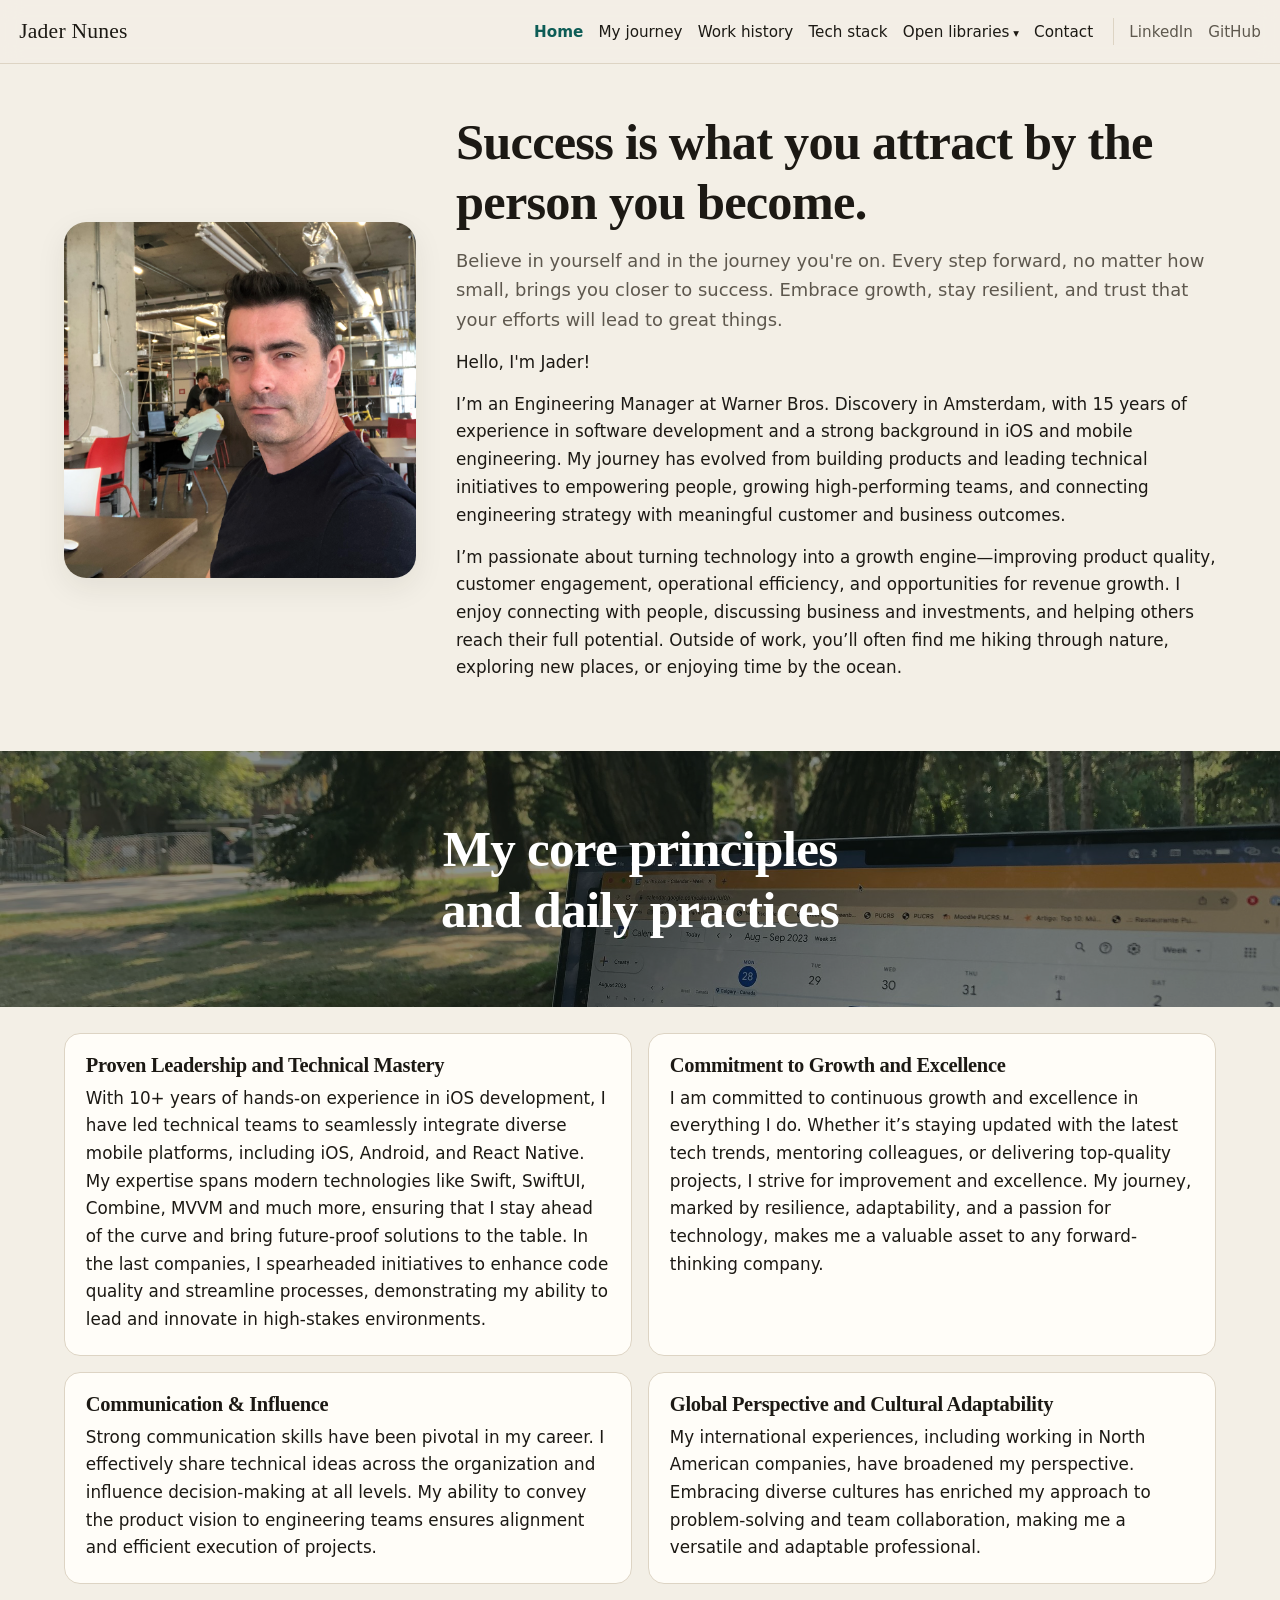
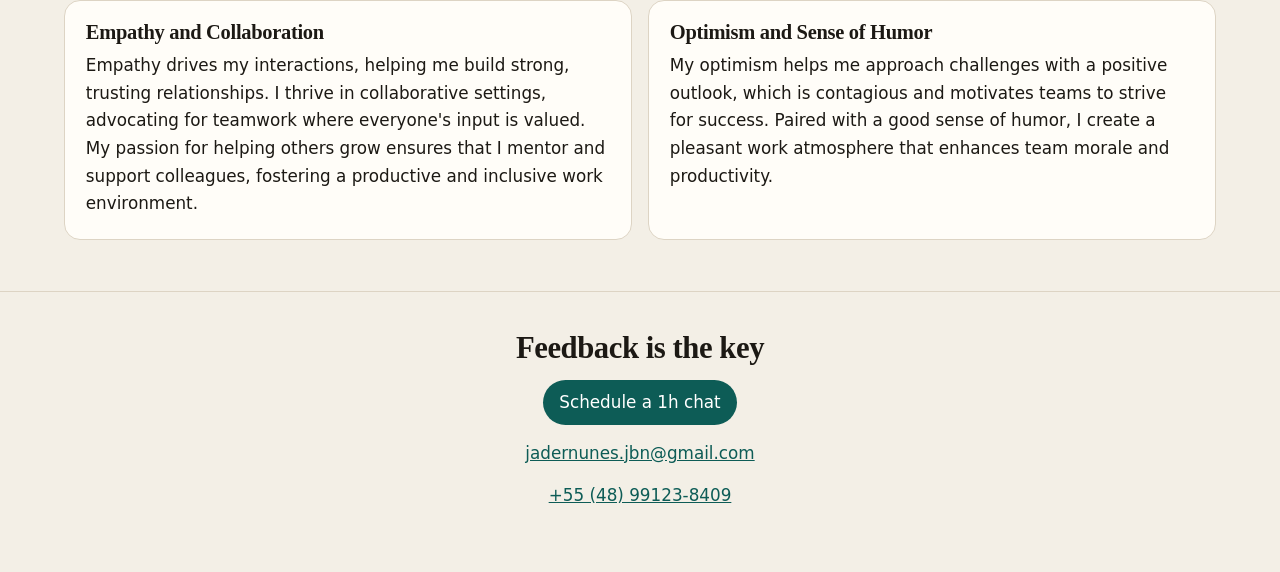
<file: index.html>
<!DOCTYPE html>
<html lang="en">
<head>
  <meta charset="utf-8">
  <meta name="viewport" content="width=device-width, initial-scale=1">
  <title>Jader Nunes</title>
  <link rel="icon" href="images/favicon.png" type="image/png">
  <link rel="stylesheet" href="css/styles.css">
</head>
<body>
  <a class="skip" href="#main">Skip to content</a>
  <header class="site-header">
    <a class="brand" href="./">Jader Nunes</a>
    <button class="nav-toggle" type="button" aria-expanded="false" aria-controls="site-nav">Menu</button>
    <nav id="site-nav" class="site-nav">
      <ul class="nav-links">
          <li><a href="./" aria-current="page">Home</a></li>
          <li><a href="journey/">My journey</a></li>
          <li><a href="work-history/">Work history</a></li>
          <li><a href="stack/">Tech stack</a></li>
          <li class="folder">
            <a href="open-libraries/">Open libraries</a>
            <ul>
              <li><a href="ios-libs/">iOS Libs</a></li>
              <li><a href="ios-projects/">iOS Projects</a></li>
            </ul>
          </li>
          <li><a href="contact/">Contact</a></li>
      </ul>
      <ul class="social">
        <li><a href="https://www.linkedin.com/in/jadernunes" target="_blank" rel="noopener noreferrer">LinkedIn</a></li>
        <li><a href="https://github.com/jadernunes" target="_blank" rel="noopener noreferrer">GitHub</a></li>
      </ul>
    </nav>
  </header>
  <main id="main">
    <section class="hero wrap">
      <div class="portrait"><img src="images/portrait.png" alt="Jader Nunes" width="1024" height="1034" loading="eager"></div>
      <div>
        <h1>Success is what you attract by the person you become.</h1>
        <p class="belief">Believe in yourself and in the journey you&#x27;re on. Every step forward, no matter how small, brings you closer to success. Embrace growth, stay resilient, and trust that your efforts will lead to great things.</p>
        <div class="bio">
          <p>Hello, I&#x27;m Jader!</p>
          <p>I’m an Engineering Manager at Warner Bros. Discovery in Amsterdam, with 15 years of experience in software development and a strong background in iOS and mobile engineering. My journey has evolved from building products and leading technical initiatives to empowering people, growing high-performing teams, and connecting engineering strategy with meaningful customer and business outcomes.</p>
          <p>I’m passionate about turning technology into a growth engine—improving product quality, customer engagement, operational efficiency, and opportunities for revenue growth. I enjoy connecting with people, discussing business and investments, and helping others reach their full potential. Outside of work, you’ll often find me hiking through nature, exploring new places, or enjoying time by the ocean.</p>
        </div>
      </div>
    </section>
    <section class="principles-banner" style="background-image: url('images/principles.jpg')">
      <h2>My core principles and daily practices</h2>
    </section>
    <section class="wrap principles">
        <article class="card">
            <h3>Proven Leadership and Technical Mastery</h3>
            <p>With 10+ years of hands-on experience in iOS development, I have led technical teams to seamlessly integrate diverse mobile platforms, including iOS, Android, and React Native. My expertise spans modern technologies like Swift, SwiftUI, Combine, MVVM and much more, ensuring that I stay ahead of the curve and bring future-proof solutions to the table. In the last companies, I spearheaded initiatives to enhance code quality and streamline processes, demonstrating my ability to lead and innovate in high-stakes environments.</p>
          </article>
        <article class="card">
            <h3>Commitment to Growth and Excellence</h3>
            <p>I am committed to continuous growth and excellence in everything I do. Whether it’s staying updated with the latest tech trends, mentoring colleagues, or delivering top-quality projects, I strive for improvement and excellence. My journey, marked by resilience, adaptability, and a passion for technology, makes me a valuable asset to any forward-thinking company.</p>
          </article>
        <article class="card">
            <h3>Communication &amp; Influence</h3>
            <p>Strong communication skills have been pivotal in my career. I effectively share technical ideas across the organization and influence decision-making at all levels. My ability to convey the product vision to engineering teams ensures alignment and efficient execution of projects.</p>
          </article>
        <article class="card">
            <h3>Global Perspective and Cultural Adaptability</h3>
            <p>My international experiences, including working in North American companies, have broadened my perspective. Embracing diverse cultures has enriched my approach to problem-solving and team collaboration, making me a versatile and adaptable professional.</p>
          </article>
        <article class="card">
            <h3>Empathy and Collaboration</h3>
            <p>Empathy drives my interactions, helping me build strong, trusting relationships. I thrive in collaborative settings, advocating for teamwork where everyone&#x27;s input is valued. My passion for helping others grow ensures that I mentor and support colleagues, fostering a productive and inclusive work environment.</p>
          </article>
        <article class="card">
            <h3>Optimism and Sense of Humor</h3>
            <p>My optimism helps me approach challenges with a positive outlook, which is contagious and motivates teams to strive for success. Paired with a good sense of humor, I create a pleasant work atmosphere that enhances team morale and productivity.</p>
          </article>
    </section>
  </main>
  <footer class="site-footer">
    <div class="wrap footer-inner">
      <h2>Feedback is the key</h2>
      <p><a class="button" href="https://calendly.com/jadernunes" target="_blank" rel="noopener noreferrer">Schedule a 1h chat</a></p>
      <p><a href="mailto:jadernunes.jbn@gmail.com">jadernunes.jbn@gmail.com</a></p>
      <p><a href="tel:+5548991238409">+55 (48) 99123-8409</a></p>
    </div>
  </footer>
  <script src="js/site.js"></script>
</body>
</html>
</file>
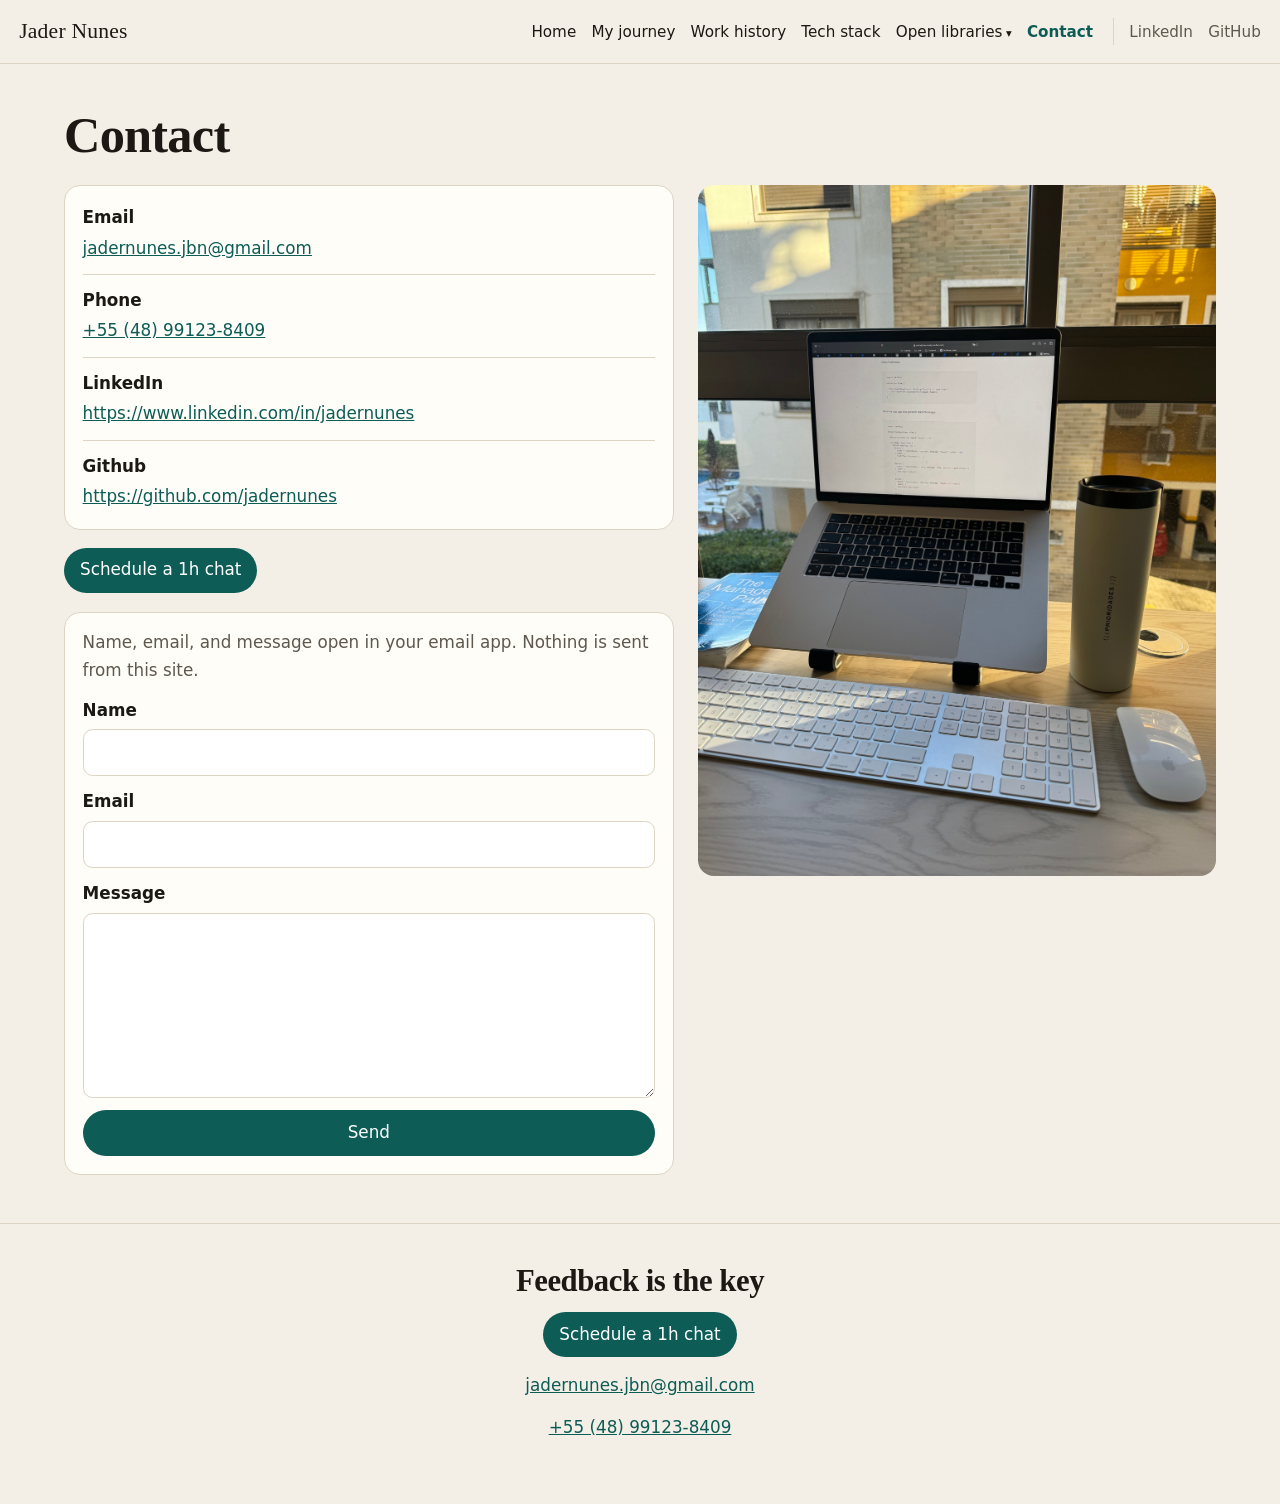
<file: contact/index.html>
<!DOCTYPE html>
<html lang="en">
<head>
  <meta charset="utf-8">
  <meta name="viewport" content="width=device-width, initial-scale=1">
  <title>Contact — Jader Nunes</title>
  <link rel="icon" href="../images/favicon.png" type="image/png">
  <link rel="stylesheet" href="../css/styles.css">
</head>
<body>
  <a class="skip" href="#main">Skip to content</a>
  <header class="site-header">
    <a class="brand" href="../">Jader Nunes</a>
    <button class="nav-toggle" type="button" aria-expanded="false" aria-controls="site-nav">Menu</button>
    <nav id="site-nav" class="site-nav">
      <ul class="nav-links">
          <li><a href="../">Home</a></li>
          <li><a href="../journey/">My journey</a></li>
          <li><a href="../work-history/">Work history</a></li>
          <li><a href="../stack/">Tech stack</a></li>
          <li class="folder">
            <a href="../open-libraries/">Open libraries</a>
            <ul>
              <li><a href="../ios-libs/">iOS Libs</a></li>
              <li><a href="../ios-projects/">iOS Projects</a></li>
            </ul>
          </li>
          <li><a href="../contact/" aria-current="page">Contact</a></li>
      </ul>
      <ul class="social">
        <li><a href="https://www.linkedin.com/in/jadernunes" target="_blank" rel="noopener noreferrer">LinkedIn</a></li>
        <li><a href="https://github.com/jadernunes" target="_blank" rel="noopener noreferrer">GitHub</a></li>
      </ul>
    </nav>
  </header>
  <main id="main">
    <header class="page-intro wrap">
      <h1>Contact</h1>
    </header>
    <div class="wrap contact-layout">
      <div>
        <dl class="contact-list">
          <div>
            <dt>Email</dt>
            <dd><a href="mailto:jadernunes.jbn@gmail.com">jadernunes.jbn@gmail.com</a></dd>
          </div>
          <div>
            <dt>Phone</dt>
            <dd><a href="tel:+5548991238409">+55 (48) 99123-8409</a></dd>
          </div>
          <div>
            <dt>LinkedIn</dt>
            <dd><a href="https://www.linkedin.com/in/jadernunes" target="_blank" rel="noopener noreferrer">https://www.linkedin.com/in/jadernunes</a></dd>
          </div>
          <div>
            <dt>Github</dt>
            <dd><a href="https://github.com/jadernunes" target="_blank" rel="noopener noreferrer">https://github.com/jadernunes</a></dd>
          </div>
        </dl>
        <p><a class="button" href="https://calendly.com/jadernunes" target="_blank" rel="noopener noreferrer">Schedule a 1h chat</a></p>
        <form id="contact-mail" action="mailto:jadernunes.jbn@gmail.com" method="post" enctype="text/plain">
          <p class="form-note">Name, email, and message open in your email app. Nothing is sent from this site.</p>
          <label>Name
            <input name="name" type="text" autocomplete="name" required>
          </label>
          <label>Email
            <input name="email" type="email" autocomplete="email" required>
          </label>
          <label>Message
            <textarea name="message" rows="6" required></textarea>
          </label>
          <button type="submit">Send</button>
        </form>
      </div>
      <figure class="contact-photo"><img src="../images/journey/desk.jpg" alt="A laptop open on a desk beside a window" width="2500" height="3333" loading="lazy"></figure>
    </div>
  </main>
  <footer class="site-footer">
    <div class="wrap footer-inner">
      <h2>Feedback is the key</h2>
      <p><a class="button" href="https://calendly.com/jadernunes" target="_blank" rel="noopener noreferrer">Schedule a 1h chat</a></p>
      <p><a href="mailto:jadernunes.jbn@gmail.com">jadernunes.jbn@gmail.com</a></p>
      <p><a href="tel:+5548991238409">+55 (48) 99123-8409</a></p>
    </div>
  </footer>
  <script src="../js/site.js"></script>
</body>
</html>
</file>
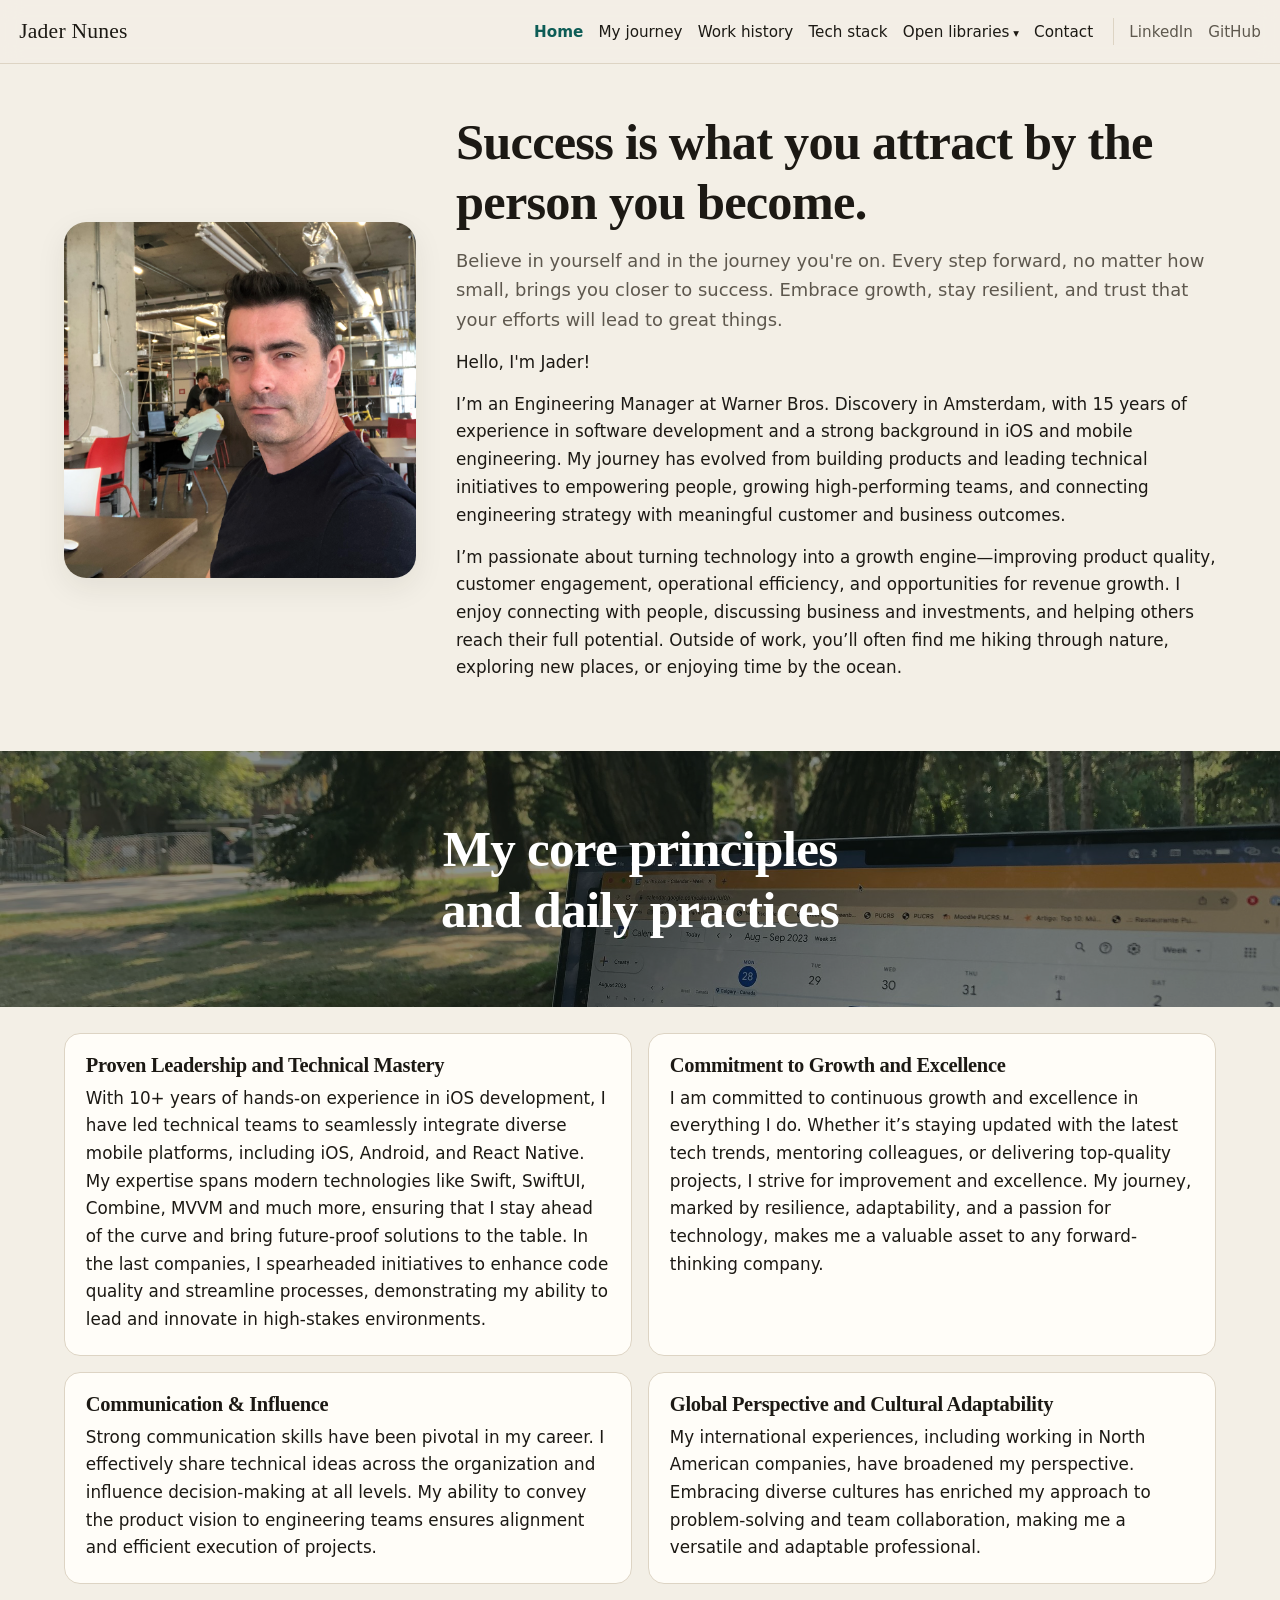
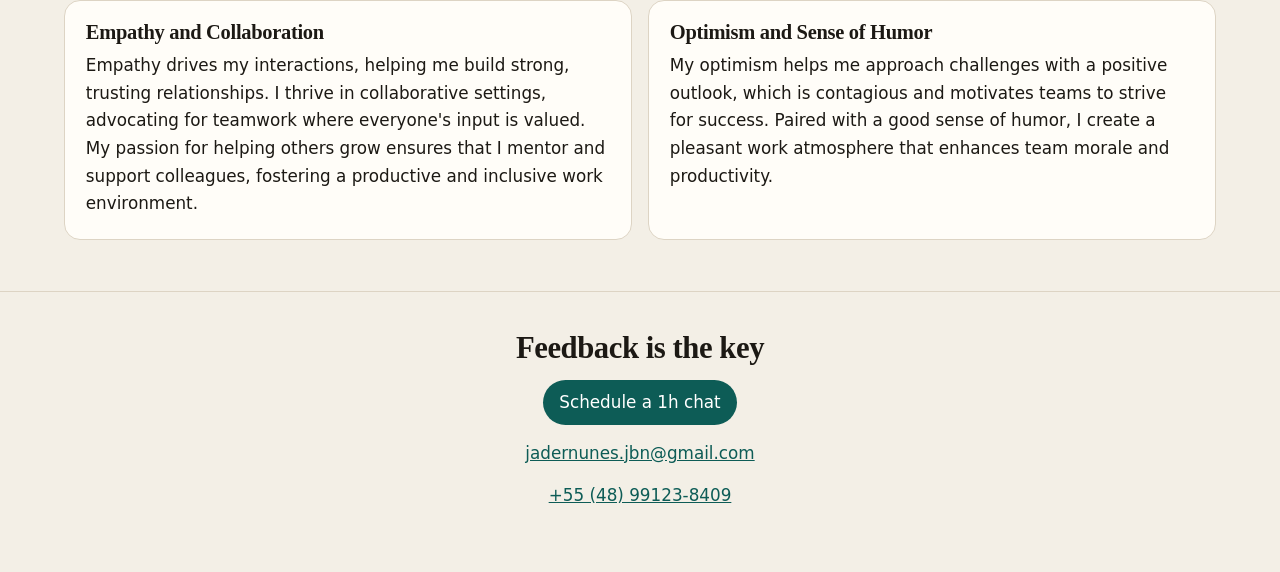
<file: home/index.html>
<!DOCTYPE html>
<html lang="en">
<head>
  <meta charset="utf-8">
  <meta name="viewport" content="width=device-width, initial-scale=1">
  <title>Jader Nunes</title>
  <link rel="icon" href="../images/favicon.png" type="image/png">
  <link rel="stylesheet" href="../css/styles.css">
</head>
<body>
  <a class="skip" href="#main">Skip to content</a>
  <header class="site-header">
    <a class="brand" href="../">Jader Nunes</a>
    <button class="nav-toggle" type="button" aria-expanded="false" aria-controls="site-nav">Menu</button>
    <nav id="site-nav" class="site-nav">
      <ul class="nav-links">
          <li><a href="../" aria-current="page">Home</a></li>
          <li><a href="../journey/">My journey</a></li>
          <li><a href="../work-history/">Work history</a></li>
          <li><a href="../stack/">Tech stack</a></li>
          <li class="folder">
            <a href="../open-libraries/">Open libraries</a>
            <ul>
              <li><a href="../ios-libs/">iOS Libs</a></li>
              <li><a href="../ios-projects/">iOS Projects</a></li>
            </ul>
          </li>
          <li><a href="../contact/">Contact</a></li>
      </ul>
      <ul class="social">
        <li><a href="https://www.linkedin.com/in/jadernunes" target="_blank" rel="noopener noreferrer">LinkedIn</a></li>
        <li><a href="https://github.com/jadernunes" target="_blank" rel="noopener noreferrer">GitHub</a></li>
      </ul>
    </nav>
  </header>
  <main id="main">
    <section class="hero wrap">
      <div class="portrait"><img src="../images/portrait.png" alt="Jader Nunes" width="1024" height="1034" loading="eager"></div>
      <div>
        <h1>Success is what you attract by the person you become.</h1>
        <p class="belief">Believe in yourself and in the journey you&#x27;re on. Every step forward, no matter how small, brings you closer to success. Embrace growth, stay resilient, and trust that your efforts will lead to great things.</p>
        <div class="bio">
          <p>Hello, I&#x27;m Jader!</p>
          <p>I’m an Engineering Manager at Warner Bros. Discovery in Amsterdam, with 15 years of experience in software development and a strong background in iOS and mobile engineering. My journey has evolved from building products and leading technical initiatives to empowering people, growing high-performing teams, and connecting engineering strategy with meaningful customer and business outcomes.</p>
          <p>I’m passionate about turning technology into a growth engine—improving product quality, customer engagement, operational efficiency, and opportunities for revenue growth. I enjoy connecting with people, discussing business and investments, and helping others reach their full potential. Outside of work, you’ll often find me hiking through nature, exploring new places, or enjoying time by the ocean.</p>
        </div>
      </div>
    </section>
    <section class="principles-banner" style="background-image: url('../images/principles.jpg')">
      <h2>My core principles and daily practices</h2>
    </section>
    <section class="wrap principles">
        <article class="card">
            <h3>Proven Leadership and Technical Mastery</h3>
            <p>With 10+ years of hands-on experience in iOS development, I have led technical teams to seamlessly integrate diverse mobile platforms, including iOS, Android, and React Native. My expertise spans modern technologies like Swift, SwiftUI, Combine, MVVM and much more, ensuring that I stay ahead of the curve and bring future-proof solutions to the table. In the last companies, I spearheaded initiatives to enhance code quality and streamline processes, demonstrating my ability to lead and innovate in high-stakes environments.</p>
          </article>
        <article class="card">
            <h3>Commitment to Growth and Excellence</h3>
            <p>I am committed to continuous growth and excellence in everything I do. Whether it’s staying updated with the latest tech trends, mentoring colleagues, or delivering top-quality projects, I strive for improvement and excellence. My journey, marked by resilience, adaptability, and a passion for technology, makes me a valuable asset to any forward-thinking company.</p>
          </article>
        <article class="card">
            <h3>Communication &amp; Influence</h3>
            <p>Strong communication skills have been pivotal in my career. I effectively share technical ideas across the organization and influence decision-making at all levels. My ability to convey the product vision to engineering teams ensures alignment and efficient execution of projects.</p>
          </article>
        <article class="card">
            <h3>Global Perspective and Cultural Adaptability</h3>
            <p>My international experiences, including working in North American companies, have broadened my perspective. Embracing diverse cultures has enriched my approach to problem-solving and team collaboration, making me a versatile and adaptable professional.</p>
          </article>
        <article class="card">
            <h3>Empathy and Collaboration</h3>
            <p>Empathy drives my interactions, helping me build strong, trusting relationships. I thrive in collaborative settings, advocating for teamwork where everyone&#x27;s input is valued. My passion for helping others grow ensures that I mentor and support colleagues, fostering a productive and inclusive work environment.</p>
          </article>
        <article class="card">
            <h3>Optimism and Sense of Humor</h3>
            <p>My optimism helps me approach challenges with a positive outlook, which is contagious and motivates teams to strive for success. Paired with a good sense of humor, I create a pleasant work atmosphere that enhances team morale and productivity.</p>
          </article>
    </section>
  </main>
  <footer class="site-footer">
    <div class="wrap footer-inner">
      <h2>Feedback is the key</h2>
      <p><a class="button" href="https://calendly.com/jadernunes" target="_blank" rel="noopener noreferrer">Schedule a 1h chat</a></p>
      <p><a href="mailto:jadernunes.jbn@gmail.com">jadernunes.jbn@gmail.com</a></p>
      <p><a href="tel:+5548991238409">+55 (48) 99123-8409</a></p>
    </div>
  </footer>
  <script src="../js/site.js"></script>
</body>
</html>
</file>
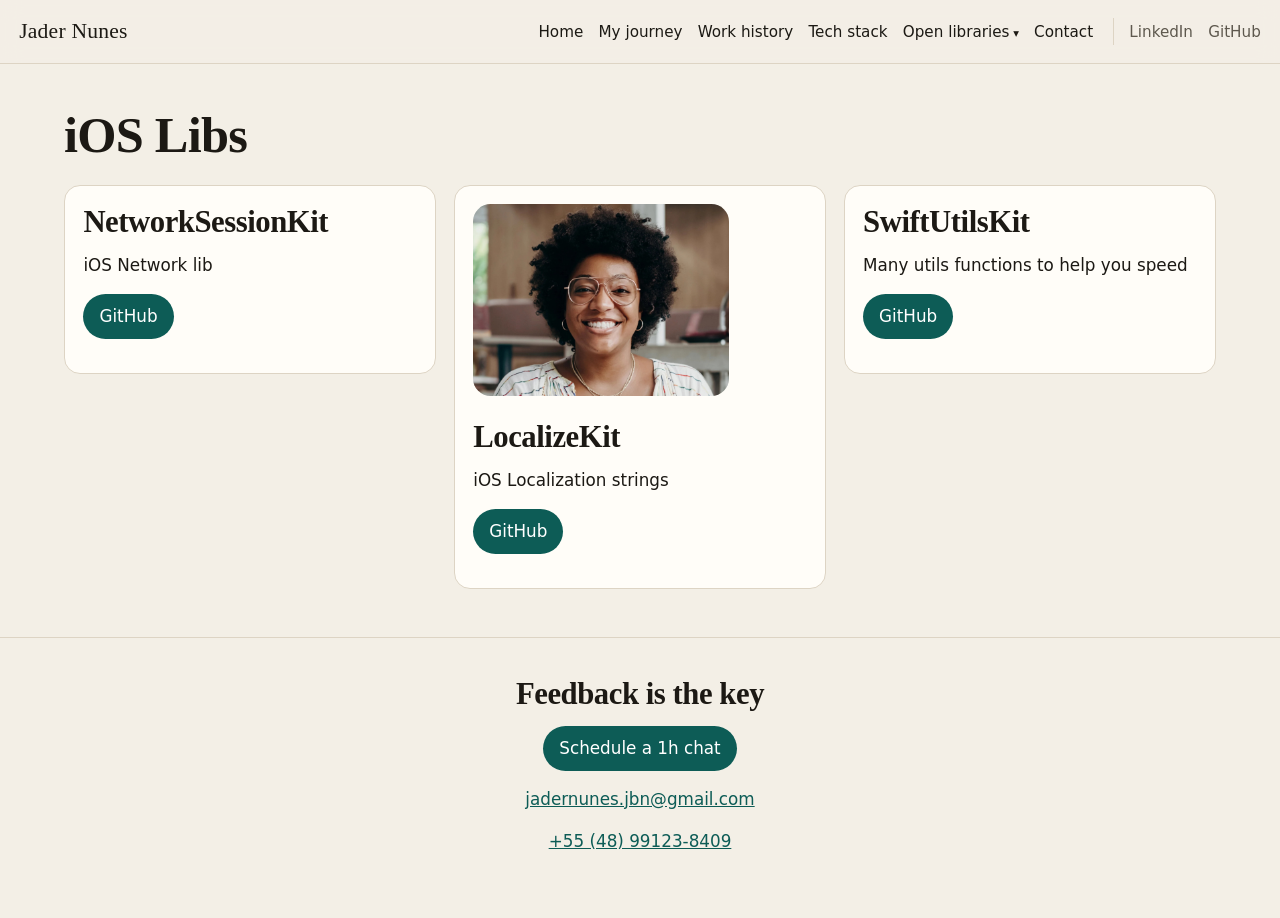
<file: ios-libs/index.html>
<!DOCTYPE html>
<html lang="en">
<head>
  <meta charset="utf-8">
  <meta name="viewport" content="width=device-width, initial-scale=1">
  <title>iOS Libs — Jader Nunes</title>
  <link rel="icon" href="../images/favicon.png" type="image/png">
  <link rel="stylesheet" href="../css/styles.css">
</head>
<body>
  <a class="skip" href="#main">Skip to content</a>
  <header class="site-header">
    <a class="brand" href="../">Jader Nunes</a>
    <button class="nav-toggle" type="button" aria-expanded="false" aria-controls="site-nav">Menu</button>
    <nav id="site-nav" class="site-nav">
      <ul class="nav-links">
          <li><a href="../">Home</a></li>
          <li><a href="../journey/">My journey</a></li>
          <li><a href="../work-history/">Work history</a></li>
          <li><a href="../stack/">Tech stack</a></li>
          <li class="folder">
            <a href="../open-libraries/">Open libraries</a>
            <ul>
              <li><a href="../ios-libs/" aria-current="page">iOS Libs</a></li>
              <li><a href="../ios-projects/">iOS Projects</a></li>
            </ul>
          </li>
          <li><a href="../contact/">Contact</a></li>
      </ul>
      <ul class="social">
        <li><a href="https://www.linkedin.com/in/jadernunes" target="_blank" rel="noopener noreferrer">LinkedIn</a></li>
        <li><a href="https://github.com/jadernunes" target="_blank" rel="noopener noreferrer">GitHub</a></li>
      </ul>
    </nav>
  </header>
  <main id="main">
    <header class="page-intro wrap">
      <h1>iOS Libs</h1>
    </header>
    <div class="wrap project-grid">
      <article class="project">
        <h2>NetworkSessionKit</h2>
        <p>iOS Network lib</p>
        <p><a class="button" href="https://github.com/jadernunes/NetworkSessionKit" target="_blank" rel="noopener noreferrer">GitHub</a></p>
      </article>
      <article class="project">
        <img src="../images/projects/localizekit.jpg" alt="Portrait shown with LocalizeKit" width="1525" height="1144" loading="lazy">
        <h2>LocalizeKit</h2>
        <p>iOS Localization strings</p>
        <p><a class="button" href="https://github.com/jadernunes/LocalizeKit" target="_blank" rel="noopener noreferrer">GitHub</a></p>
      </article>
      <article class="project">
        <h2>SwiftUtilsKit</h2>
        <p>Many utils functions to help you speed</p>
        <p><a class="button" href="https://github.com/jadernunes/SwiftUtilsKit" target="_blank" rel="noopener noreferrer">GitHub</a></p>
      </article>
    </div>
  </main>
  <footer class="site-footer">
    <div class="wrap footer-inner">
      <h2>Feedback is the key</h2>
      <p><a class="button" href="https://calendly.com/jadernunes" target="_blank" rel="noopener noreferrer">Schedule a 1h chat</a></p>
      <p><a href="mailto:jadernunes.jbn@gmail.com">jadernunes.jbn@gmail.com</a></p>
      <p><a href="tel:+5548991238409">+55 (48) 99123-8409</a></p>
    </div>
  </footer>
  <script src="../js/site.js"></script>
</body>
</html>
</file>
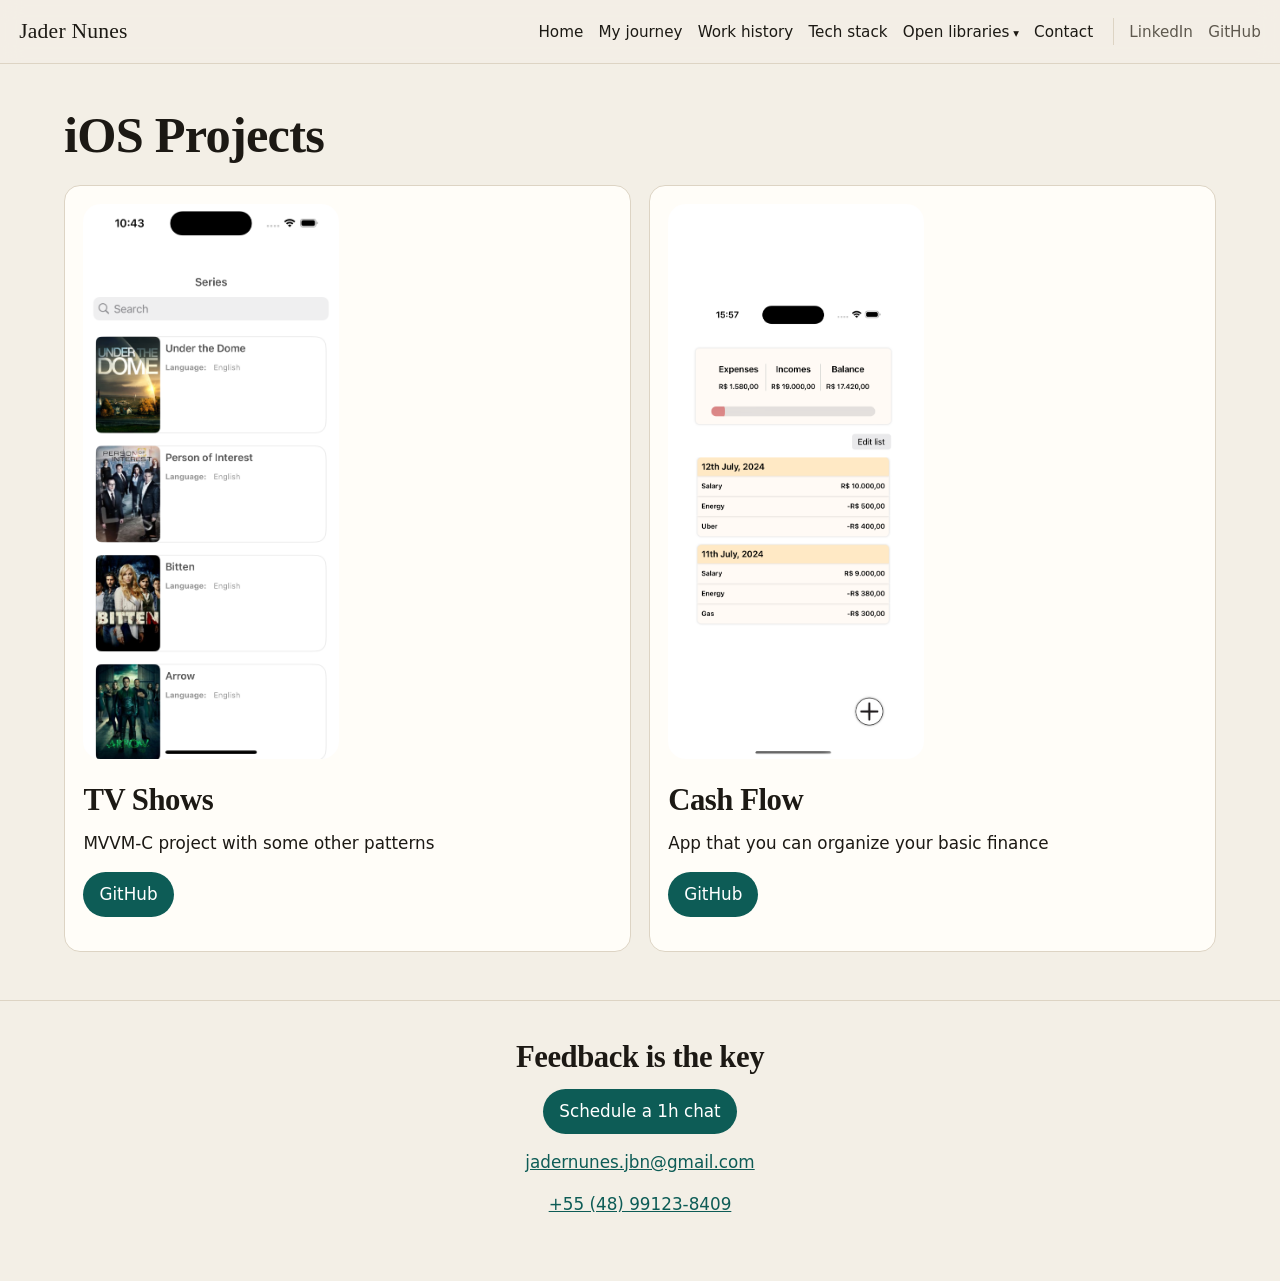
<file: ios-projects/index.html>
<!DOCTYPE html>
<html lang="en">
<head>
  <meta charset="utf-8">
  <meta name="viewport" content="width=device-width, initial-scale=1">
  <title>iOS Projects — Jader Nunes</title>
  <link rel="icon" href="../images/favicon.png" type="image/png">
  <link rel="stylesheet" href="../css/styles.css">
</head>
<body>
  <a class="skip" href="#main">Skip to content</a>
  <header class="site-header">
    <a class="brand" href="../">Jader Nunes</a>
    <button class="nav-toggle" type="button" aria-expanded="false" aria-controls="site-nav">Menu</button>
    <nav id="site-nav" class="site-nav">
      <ul class="nav-links">
          <li><a href="../">Home</a></li>
          <li><a href="../journey/">My journey</a></li>
          <li><a href="../work-history/">Work history</a></li>
          <li><a href="../stack/">Tech stack</a></li>
          <li class="folder">
            <a href="../open-libraries/">Open libraries</a>
            <ul>
              <li><a href="../ios-libs/">iOS Libs</a></li>
              <li><a href="../ios-projects/" aria-current="page">iOS Projects</a></li>
            </ul>
          </li>
          <li><a href="../contact/">Contact</a></li>
      </ul>
      <ul class="social">
        <li><a href="https://www.linkedin.com/in/jadernunes" target="_blank" rel="noopener noreferrer">LinkedIn</a></li>
        <li><a href="https://github.com/jadernunes" target="_blank" rel="noopener noreferrer">GitHub</a></li>
      </ul>
    </nav>
  </header>
  <main id="main">
    <header class="page-intro wrap">
      <h1>iOS Projects</h1>
    </header>
    <div class="wrap project-grid">
      <article class="project">
        <img src="../images/projects/tv-shows.png" alt="TV Shows app listing series on an iPhone" width="1179" height="2556" loading="lazy">
        <h2>TV Shows</h2>
        <p>MVVM-C project with some other patterns</p>
        <p><a class="button" href="https://github.com/jadernunes/tv_shows" target="_blank" rel="noopener noreferrer">GitHub</a></p>
      </article>
      <article class="project">
        <img src="../images/projects/cash-flow.png" alt="Cash Flow app showing expenses, income, and a balance" width="1290" height="2796" loading="lazy">
        <h2>Cash Flow</h2>
        <p>App that you can organize your basic finance</p>
        <p><a class="button" href="https://github.com/jadernunes/cash_flow_ios" target="_blank" rel="noopener noreferrer">GitHub</a></p>
      </article>
    </div>
  </main>
  <footer class="site-footer">
    <div class="wrap footer-inner">
      <h2>Feedback is the key</h2>
      <p><a class="button" href="https://calendly.com/jadernunes" target="_blank" rel="noopener noreferrer">Schedule a 1h chat</a></p>
      <p><a href="mailto:jadernunes.jbn@gmail.com">jadernunes.jbn@gmail.com</a></p>
      <p><a href="tel:+5548991238409">+55 (48) 99123-8409</a></p>
    </div>
  </footer>
  <script src="../js/site.js"></script>
</body>
</html>
</file>
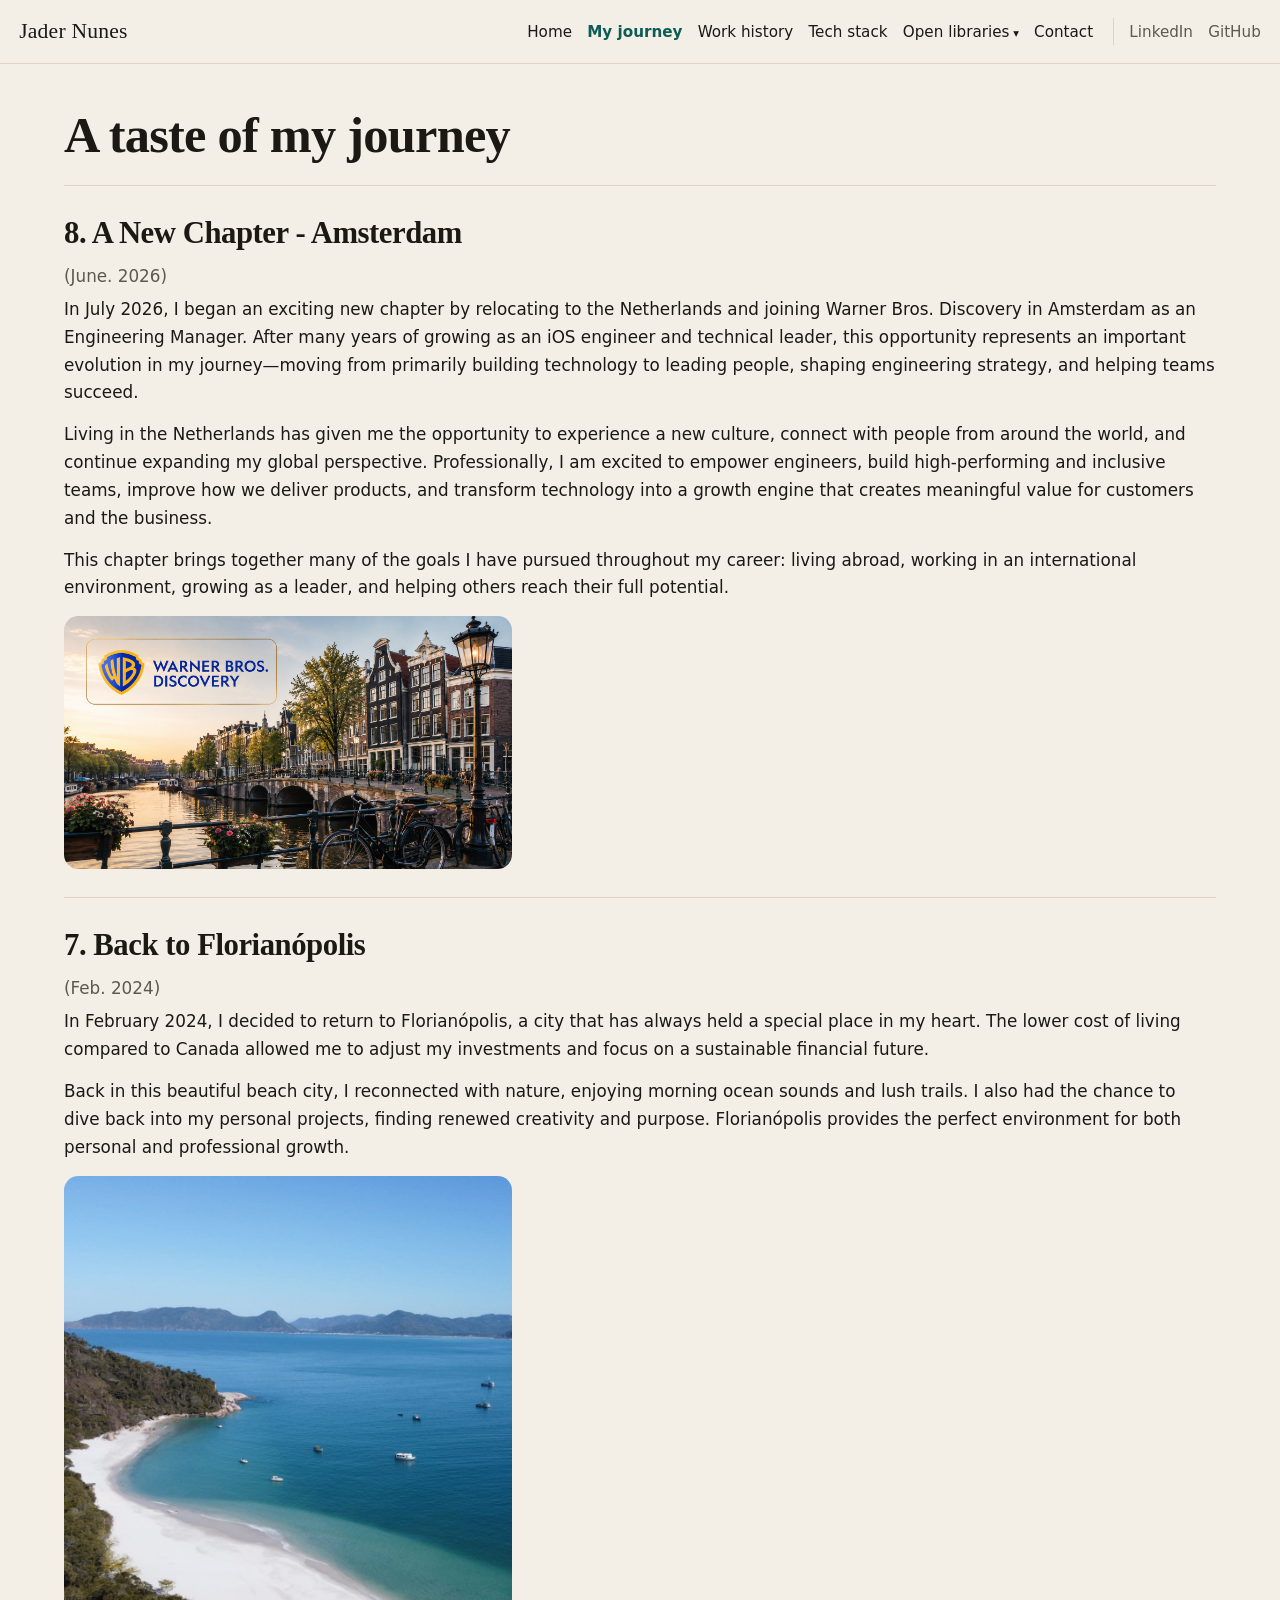
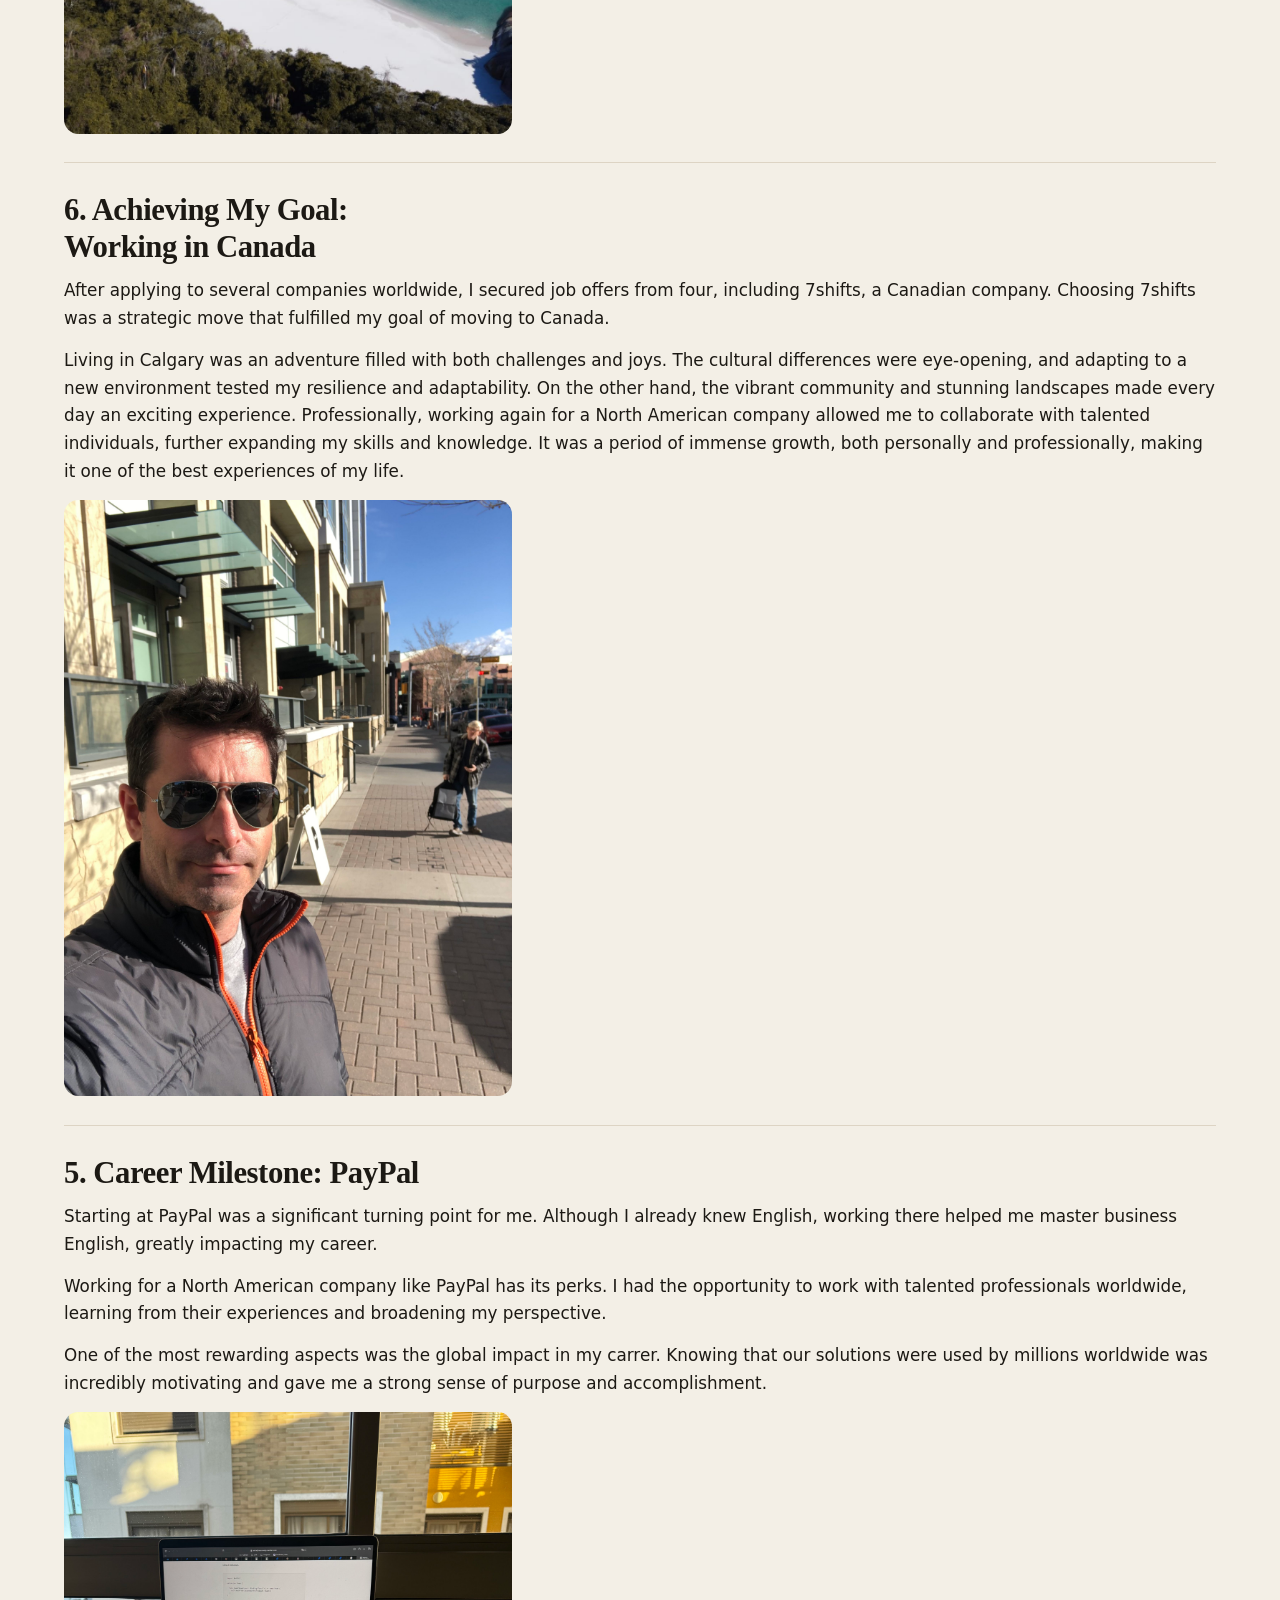
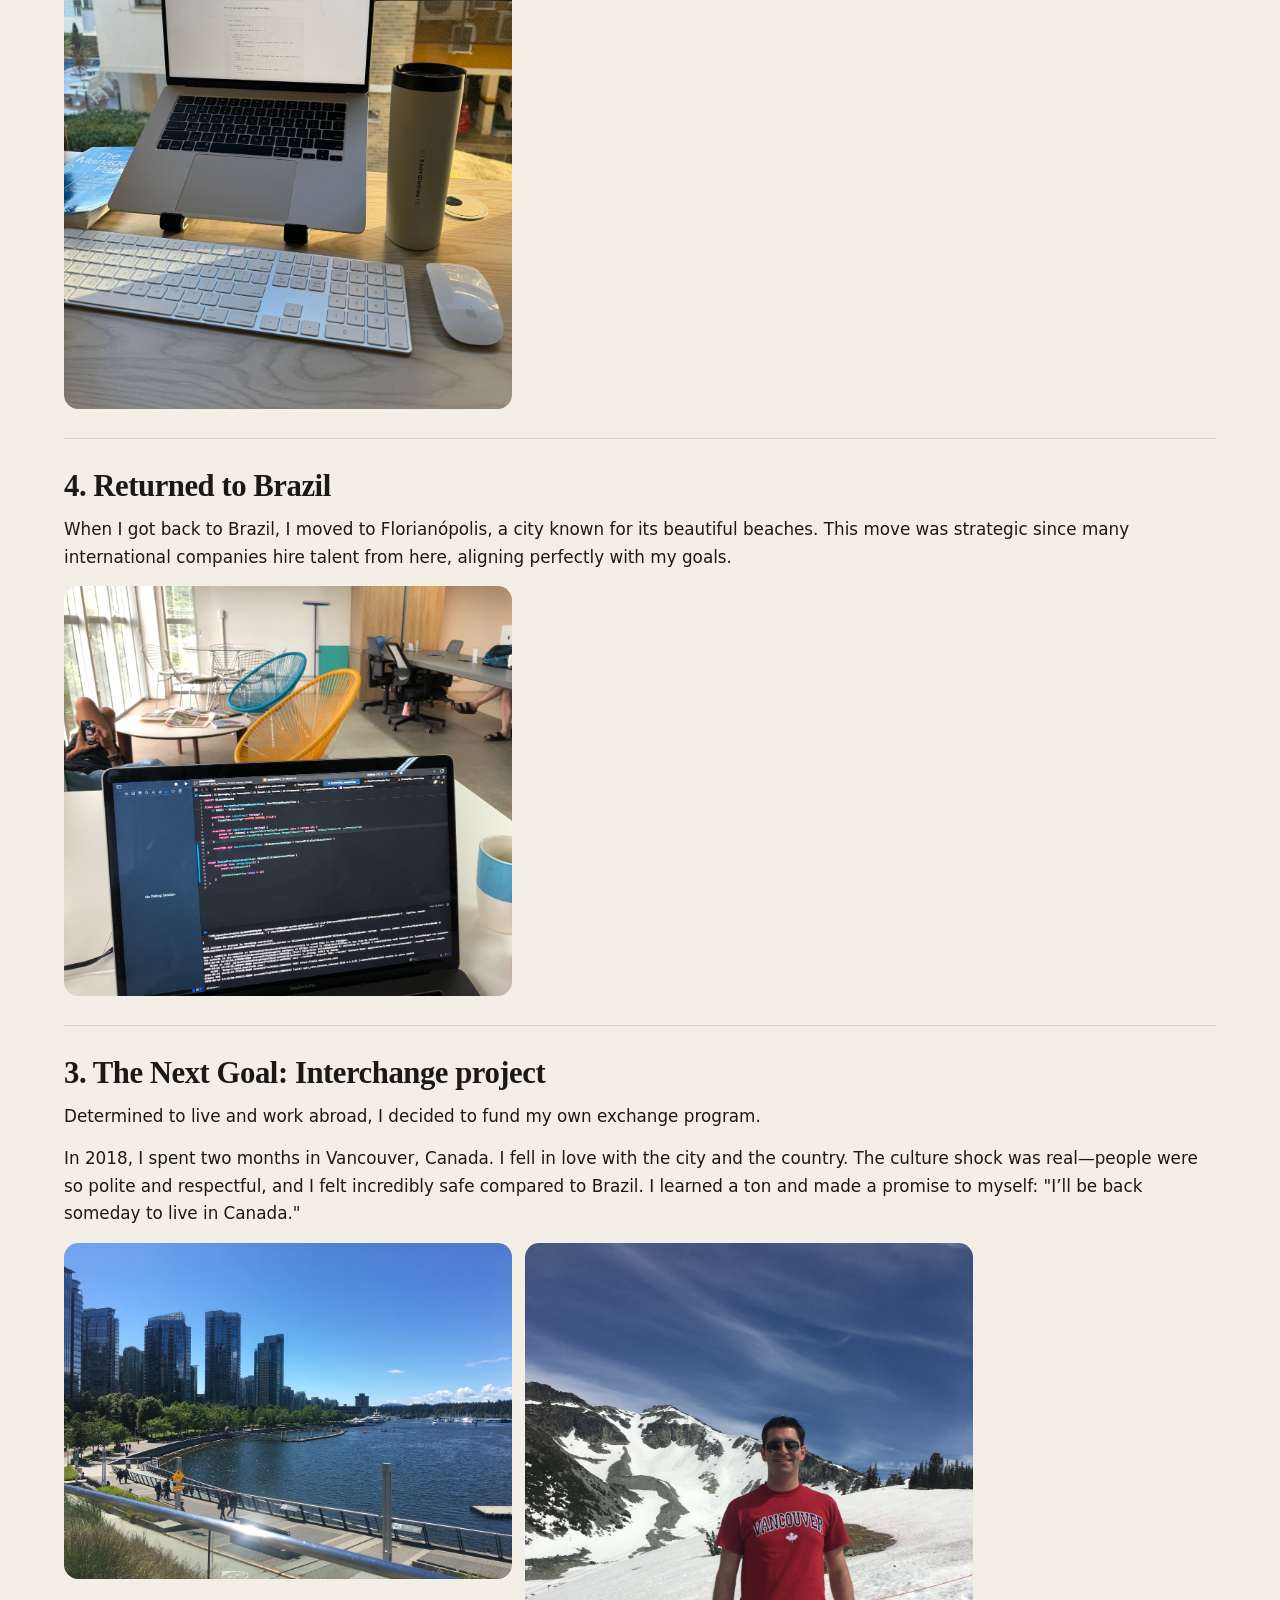
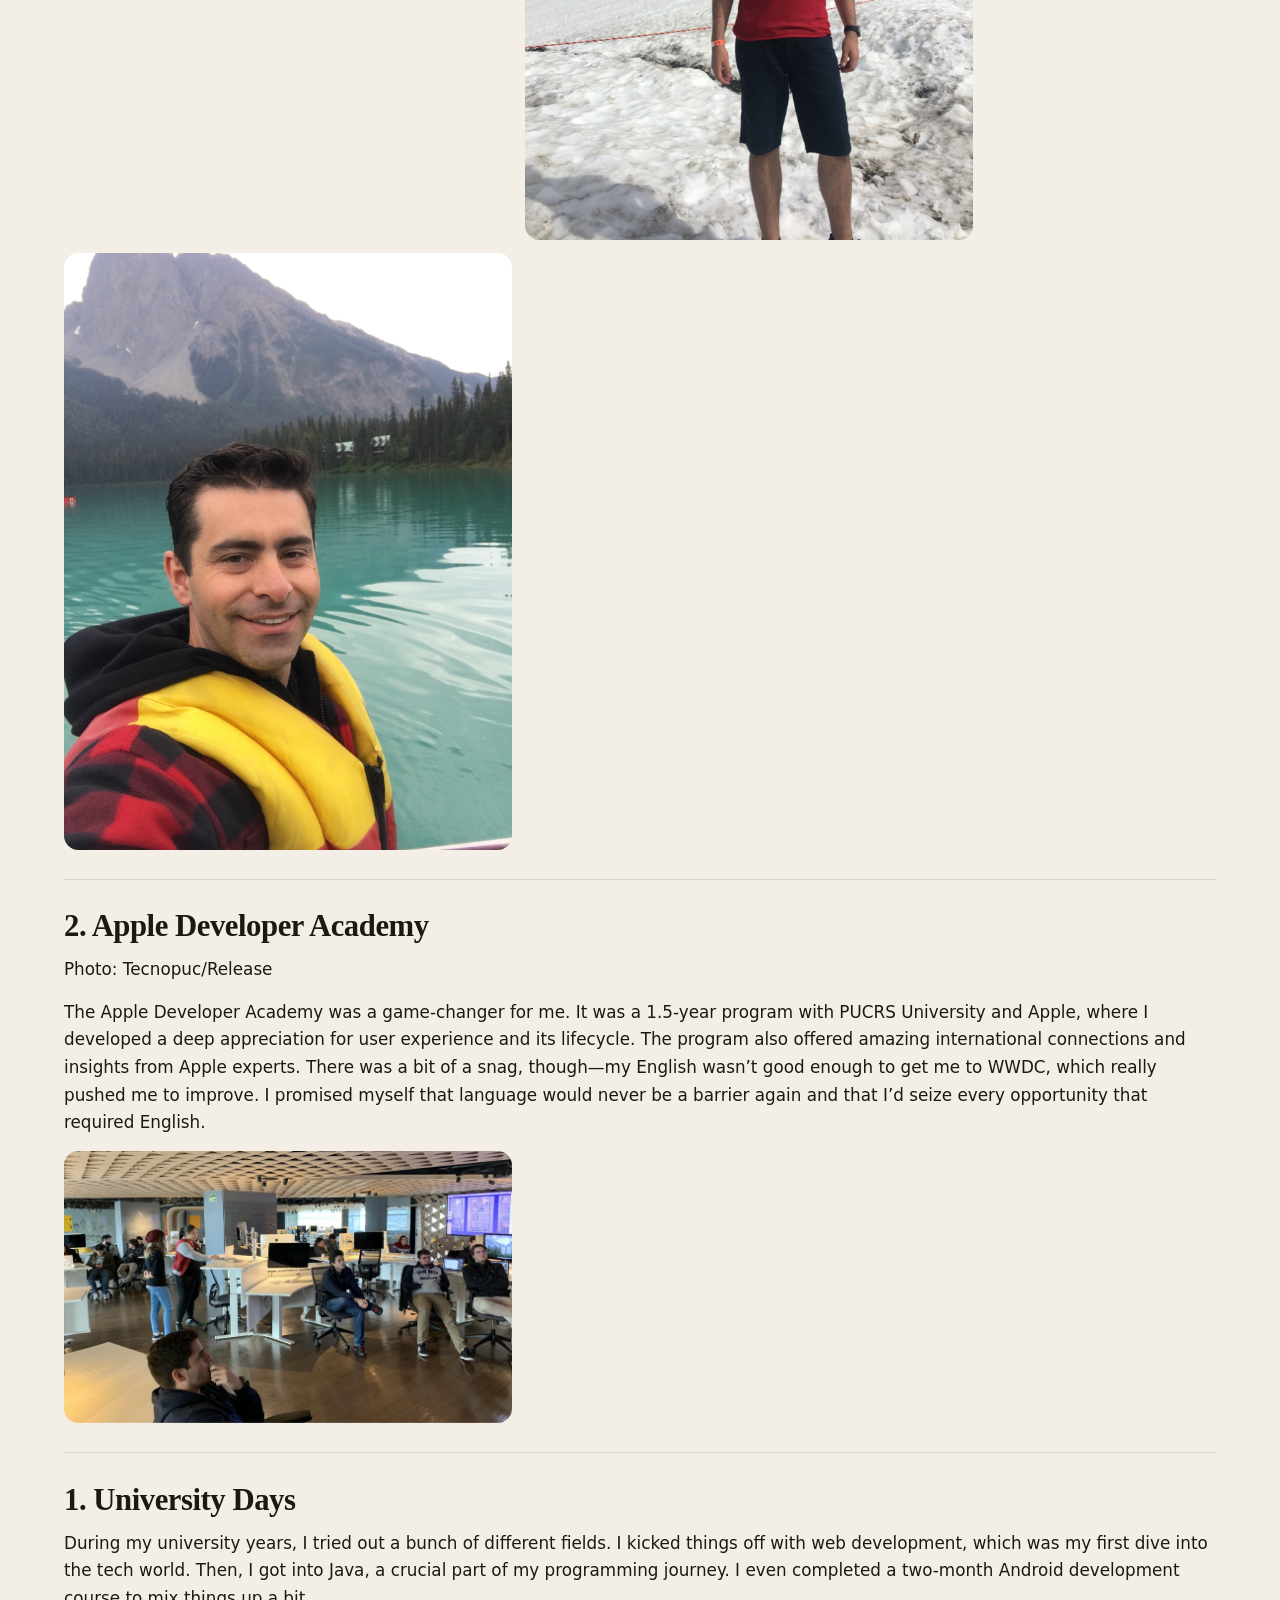
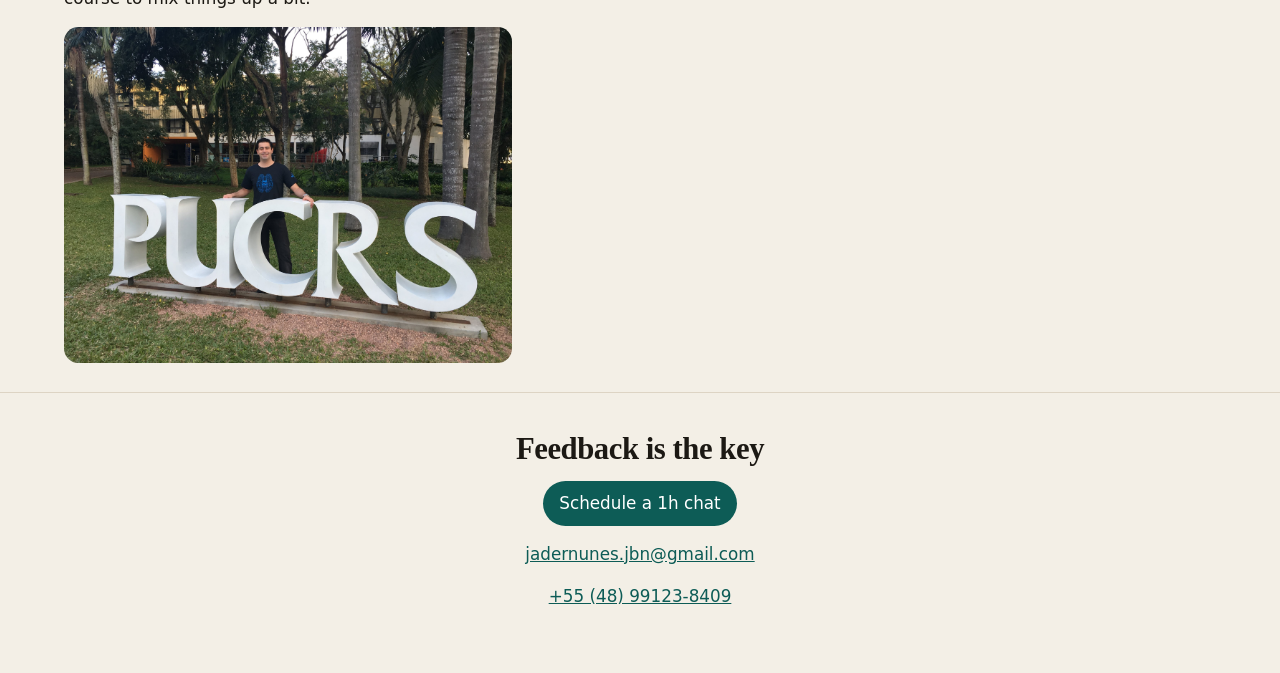
<file: journey/index.html>
<!DOCTYPE html>
<html lang="en">
<head>
  <meta charset="utf-8">
  <meta name="viewport" content="width=device-width, initial-scale=1">
  <title>My journey — Jader Nunes</title>
  <link rel="icon" href="../images/favicon.png" type="image/png">
  <link rel="stylesheet" href="../css/styles.css">
</head>
<body>
  <a class="skip" href="#main">Skip to content</a>
  <header class="site-header">
    <a class="brand" href="../">Jader Nunes</a>
    <button class="nav-toggle" type="button" aria-expanded="false" aria-controls="site-nav">Menu</button>
    <nav id="site-nav" class="site-nav">
      <ul class="nav-links">
          <li><a href="../">Home</a></li>
          <li><a href="../journey/" aria-current="page">My journey</a></li>
          <li><a href="../work-history/">Work history</a></li>
          <li><a href="../stack/">Tech stack</a></li>
          <li class="folder">
            <a href="../open-libraries/">Open libraries</a>
            <ul>
              <li><a href="../ios-libs/">iOS Libs</a></li>
              <li><a href="../ios-projects/">iOS Projects</a></li>
            </ul>
          </li>
          <li><a href="../contact/">Contact</a></li>
      </ul>
      <ul class="social">
        <li><a href="https://www.linkedin.com/in/jadernunes" target="_blank" rel="noopener noreferrer">LinkedIn</a></li>
        <li><a href="https://github.com/jadernunes" target="_blank" rel="noopener noreferrer">GitHub</a></li>
      </ul>
    </nav>
  </header>
  <main id="main">
    <header class="page-intro wrap">
      <h1>A taste of my journey</h1>
    </header>
    <article class="chapter wrap">
      <h2>8. A New Chapter - Amsterdam</h2>
      <p class="when">(June. 2026)</p><p>In July 2026, I began an exciting new chapter by relocating to the Netherlands and joining Warner Bros. Discovery in Amsterdam as an Engineering Manager. After many years of growing as an iOS engineer and technical leader, this opportunity represents an important evolution in my journey—moving from primarily building technology to leading people, shaping engineering strategy, and helping teams succeed.</p><p>Living in the Netherlands has given me the opportunity to experience a new culture, connect with people from around the world, and continue expanding my global perspective. Professionally, I am excited to empower engineers, build high-performing and inclusive teams, improve how we deliver products, and transform technology into a growth engine that creates meaningful value for customers and the business.</p><p>This chapter brings together many of the goals I have pursued throughout my career: living abroad, working in an international environment, growing as a leader, and helping others reach their full potential.</p>
      <div class="photos">
        <img src="../images/journey/amsterdam.png" alt="Amsterdam canal with the Warner Bros. Discovery logo" width="1672" height="941" loading="lazy">
      </div>
    </article>
    <article class="chapter wrap">
      <h2>7. Back to Florianópolis</h2>
      <p class="when">(Feb. 2024)</p><p>In February 2024, I decided to return to Florianópolis, a city that has always held a special place in my heart. The lower cost of living compared to Canada allowed me to adjust my investments and focus on a sustainable financial future.</p><p>Back in this beautiful beach city, I reconnected with nature, enjoying morning ocean sounds and lush trails. I also had the chance to dive back into my personal projects, finding renewed creativity and purpose. Florianópolis provides the perfect environment for both personal and professional growth.</p>
      <div class="photos">
        <img src="../images/journey/florianopolis.jpg" alt="A white-sand beach and turquoise water in Florianópolis" width="1028" height="1280" loading="lazy">
      </div>
    </article>
    <article class="chapter wrap">
      <h2>6. Achieving My Goal:<br>Working in Canada</h2>
      <p>After applying to several companies worldwide, I secured job offers from four, including 7shifts, a Canadian company. Choosing 7shifts was a strategic move that fulfilled my goal of moving to Canada.</p><p>Living in Calgary was an adventure filled with both challenges and joys. The cultural differences were eye-opening, and adapting to a new environment tested my resilience and adaptability. On the other hand, the vibrant community and stunning landscapes made every day an exciting experience. Professionally, working again for a North American company allowed me to collaborate with talented individuals, further expanding my skills and knowledge. It was a period of immense growth, both personally and professionally, making it one of the best experiences of my life.</p>
      <div class="photos">
        <img src="../images/journey/calgary.jpg" alt="Jader Nunes on a sidewalk in Calgary" width="2500" height="3328" loading="lazy">
      </div>
    </article>
    <article class="chapter wrap">
      <h2>5. Career Milestone: PayPal</h2>
      <p>Starting at PayPal was a significant turning point for me. Although I already knew English, working there helped me master business English, greatly impacting my career.</p><p>Working for a North American company like PayPal has its perks. I had the opportunity to work with talented professionals worldwide, learning from their experiences and broadening my perspective.</p><p>One of the most rewarding aspects was the global impact in my carrer. Knowing that our solutions were used by millions worldwide was incredibly motivating and gave me a strong sense of purpose and accomplishment.</p>
      <div class="photos">
        <img src="../images/journey/desk.jpg" alt="A laptop open on a desk beside a window" width="2500" height="3333" loading="lazy">
      </div>
    </article>
    <article class="chapter wrap">
      <h2>4. Returned to Brazil</h2>
      <p>When I got back to Brazil, I moved to Florianópolis, a city known for its beautiful beaches. This move was strategic since many international companies hire talent from here, aligning perfectly with my goals.</p>
      <div class="photos">
        <img src="../images/journey/office.png" alt="A laptop with code open in a bright office" width="2500" height="2290" loading="lazy">
      </div>
    </article>
    <article class="chapter wrap">
      <h2>3. The Next Goal: Interchange project</h2>
      <p>Determined to live and work abroad, I decided to fund my own exchange program.</p><p>In 2018, I spent two months in Vancouver, Canada. I fell in love with the city and the country. The culture shock was real—people were so polite and respectful, and I felt incredibly safe compared to Brazil. I learned a ton and made a promise to myself: &quot;I’ll be back someday to live in Canada.&quot;</p>
      <div class="photos">
        <img src="../images/journey/vancouver-waterfront.jpg" alt="Vancouver waterfront and downtown towers" width="2500" height="1875" loading="lazy">
        <img src="../images/journey/vancouver-snow.jpg" alt="Jader Nunes standing in the snow in a Vancouver shirt" width="2500" height="3333" loading="lazy">
        <img src="../images/journey/vancouver-lake.jpg" alt="Jader Nunes in a life jacket on a turquoise mountain lake" width="2500" height="3333" loading="lazy">
      </div>
    </article>
    <article class="chapter wrap">
      <h2>2. Apple Developer Academy</h2>
      <p>Photo: Tecnopuc/Release</p><p>The Apple Developer Academy was a game-changer for me. It was a 1.5-year program with PUCRS University and Apple, where I developed a deep appreciation for user experience and its lifecycle. The program also offered amazing international connections and insights from Apple experts. There was a bit of a snag, though—my English wasn’t good enough to get me to WWDC, which really pushed me to improve. I promised myself that language would never be a barrier again and that I’d seize every opportunity that required English.</p>
      <div class="photos">
        <img src="../images/journey/apple-academy.png" alt="People in the Apple Developer Academy classroom" width="907" height="550" loading="lazy">
      </div>
    </article>
    <article class="chapter wrap">
      <h2>1. University Days</h2>
      <p>During my university years, I tried out a bunch of different fields. I kicked things off with web development, which was my first dive into the tech world. Then, I got into Java, a crucial part of my programming journey. I even completed a two-month Android development course to mix things up a bit.</p>
      <div class="photos">
        <img src="../images/journey/pucrs.jpg" alt="Jader Nunes with the PUCRS sign" width="2500" height="1875" loading="lazy">
      </div>
    </article>
  </main>
  <footer class="site-footer">
    <div class="wrap footer-inner">
      <h2>Feedback is the key</h2>
      <p><a class="button" href="https://calendly.com/jadernunes" target="_blank" rel="noopener noreferrer">Schedule a 1h chat</a></p>
      <p><a href="mailto:jadernunes.jbn@gmail.com">jadernunes.jbn@gmail.com</a></p>
      <p><a href="tel:+5548991238409">+55 (48) 99123-8409</a></p>
    </div>
  </footer>
  <script src="../js/site.js"></script>
</body>
</html>
</file>
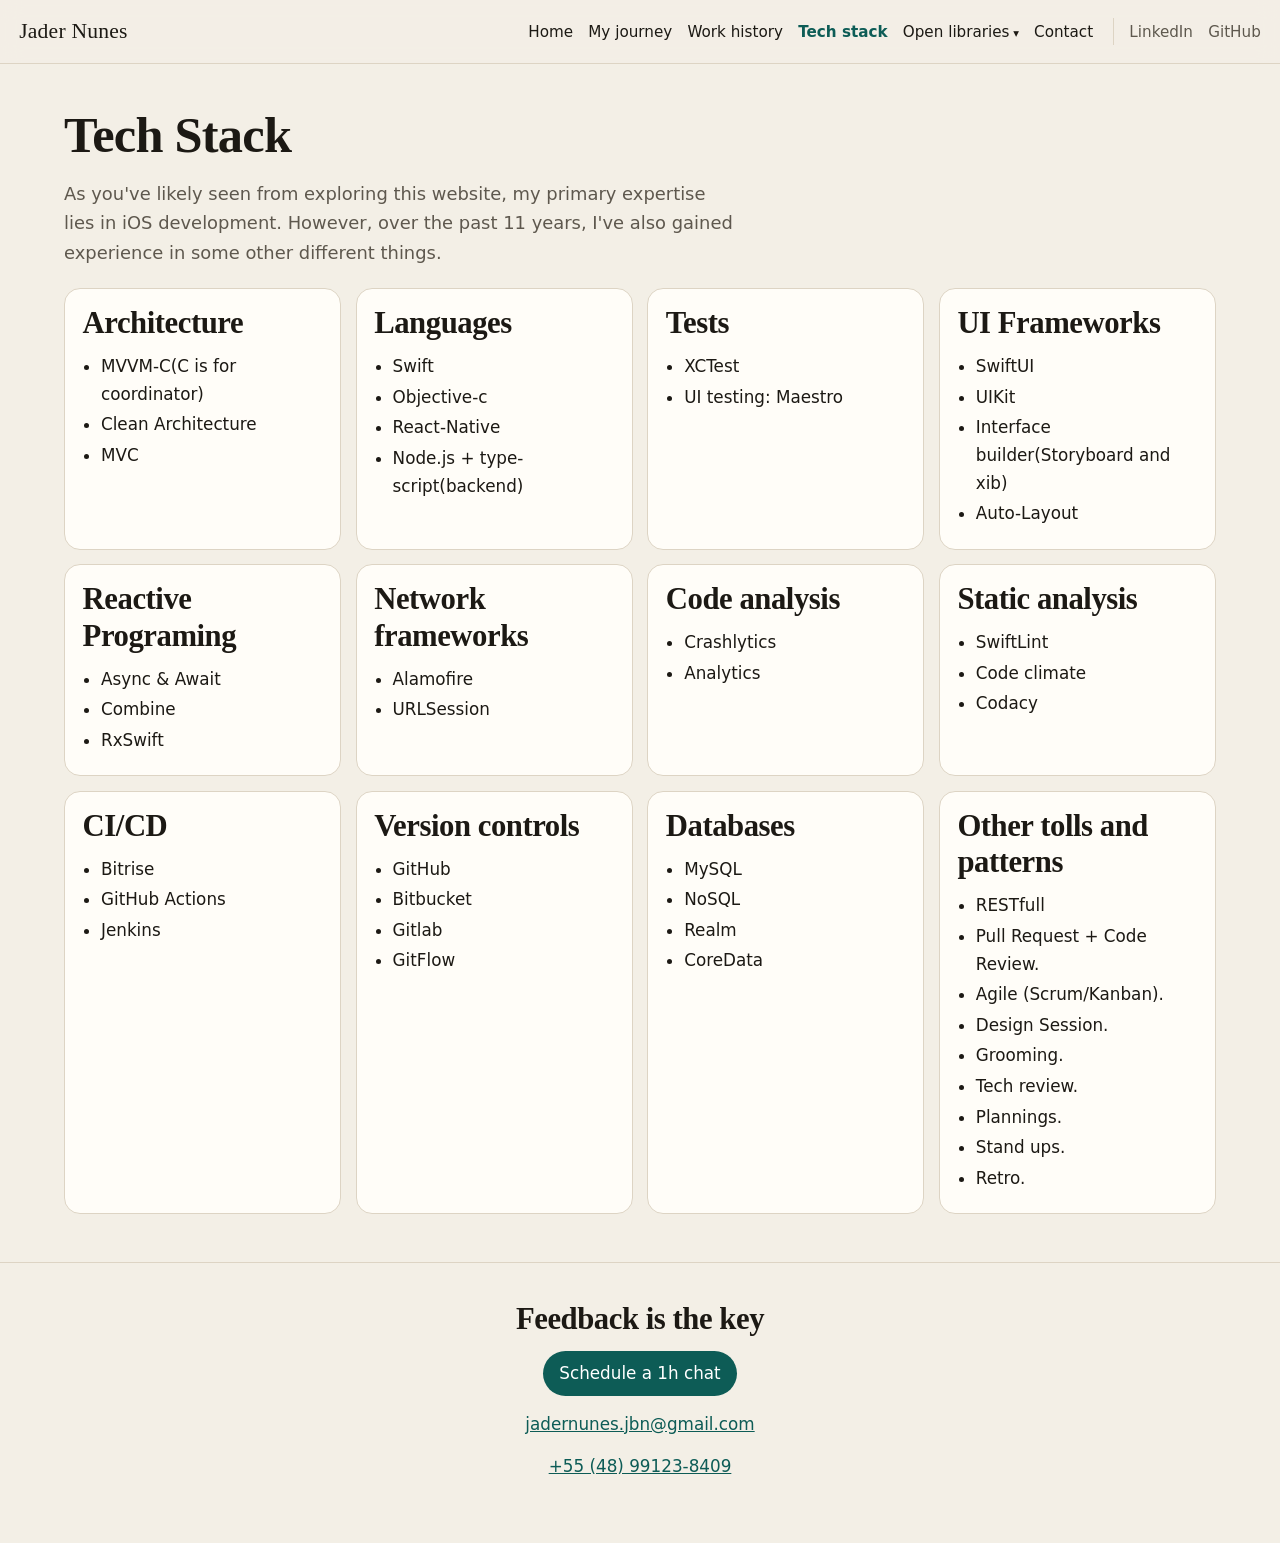
<file: stack/index.html>
<!DOCTYPE html>
<html lang="en">
<head>
  <meta charset="utf-8">
  <meta name="viewport" content="width=device-width, initial-scale=1">
  <title>Tech stack — Jader Nunes</title>
  <link rel="icon" href="../images/favicon.png" type="image/png">
  <link rel="stylesheet" href="../css/styles.css">
</head>
<body>
  <a class="skip" href="#main">Skip to content</a>
  <header class="site-header">
    <a class="brand" href="../">Jader Nunes</a>
    <button class="nav-toggle" type="button" aria-expanded="false" aria-controls="site-nav">Menu</button>
    <nav id="site-nav" class="site-nav">
      <ul class="nav-links">
          <li><a href="../">Home</a></li>
          <li><a href="../journey/">My journey</a></li>
          <li><a href="../work-history/">Work history</a></li>
          <li><a href="../stack/" aria-current="page">Tech stack</a></li>
          <li class="folder">
            <a href="../open-libraries/">Open libraries</a>
            <ul>
              <li><a href="../ios-libs/">iOS Libs</a></li>
              <li><a href="../ios-projects/">iOS Projects</a></li>
            </ul>
          </li>
          <li><a href="../contact/">Contact</a></li>
      </ul>
      <ul class="social">
        <li><a href="https://www.linkedin.com/in/jadernunes" target="_blank" rel="noopener noreferrer">LinkedIn</a></li>
        <li><a href="https://github.com/jadernunes" target="_blank" rel="noopener noreferrer">GitHub</a></li>
      </ul>
    </nav>
  </header>
  <main id="main">
    <header class="page-intro wrap">
      <h1>Tech Stack</h1>
      <p>As you&#x27;ve likely seen from exploring this website, my primary expertise lies in iOS development. However, over the past 11 years, I&#x27;ve also gained experience in some other different things.</p>
    </header>
    <div class="wrap stack-grid">
        <section class="stack-group">
          <h2>Architecture</h2>
          <ul>
            <li>MVVM-C(C is for coordinator)</li>
            <li>Clean Architecture</li>
            <li>MVC</li>
          </ul>
        </section>
        <section class="stack-group">
          <h2>Languages</h2>
          <ul>
            <li>Swift</li>
            <li>Objective-c</li>
            <li>React-Native</li>
            <li>Node.js + type-script(backend)</li>
          </ul>
        </section>
        <section class="stack-group">
          <h2>Tests</h2>
          <ul>
            <li>XCTest</li>
            <li>UI testing: Maestro</li>
          </ul>
        </section>
        <section class="stack-group">
          <h2>UI Frameworks</h2>
          <ul>
            <li>SwiftUI</li>
            <li>UIKit</li>
            <li>Interface builder(Storyboard and xib)</li>
            <li>Auto-Layout</li>
          </ul>
        </section>
        <section class="stack-group">
          <h2>Reactive Programing</h2>
          <ul>
            <li>Async &amp; Await</li>
            <li>Combine</li>
            <li>RxSwift</li>
          </ul>
        </section>
        <section class="stack-group">
          <h2>Network frameworks</h2>
          <ul>
            <li>Alamofire</li>
            <li>URLSession</li>
          </ul>
        </section>
        <section class="stack-group">
          <h2>Code analysis</h2>
          <ul>
            <li>Crashlytics</li>
            <li>Analytics</li>
          </ul>
        </section>
        <section class="stack-group">
          <h2>Static analysis</h2>
          <ul>
            <li>SwiftLint</li>
            <li>Code climate</li>
            <li>Codacy</li>
          </ul>
        </section>
        <section class="stack-group">
          <h2>CI/CD</h2>
          <ul>
            <li>Bitrise</li>
            <li>GitHub Actions</li>
            <li>Jenkins</li>
          </ul>
        </section>
        <section class="stack-group">
          <h2>Version controls</h2>
          <ul>
            <li>GitHub</li>
            <li>Bitbucket</li>
            <li>Gitlab</li>
            <li>GitFlow</li>
          </ul>
        </section>
        <section class="stack-group">
          <h2>Databases</h2>
          <ul>
            <li>MySQL</li>
            <li>NoSQL</li>
            <li>Realm</li>
            <li>CoreData</li>
          </ul>
        </section>
        <section class="stack-group">
          <h2>Other tolls and patterns</h2>
          <ul>
            <li>RESTfull</li>
            <li>Pull Request + Code Review.</li>
            <li>Agile (Scrum/Kanban).</li>
            <li>Design Session.</li>
            <li>Grooming.</li>
            <li>Tech review.</li>
            <li>Plannings.</li>
            <li>Stand ups.</li>
            <li>Retro.</li>
          </ul>
        </section>
    </div>
  </main>
  <footer class="site-footer">
    <div class="wrap footer-inner">
      <h2>Feedback is the key</h2>
      <p><a class="button" href="https://calendly.com/jadernunes" target="_blank" rel="noopener noreferrer">Schedule a 1h chat</a></p>
      <p><a href="mailto:jadernunes.jbn@gmail.com">jadernunes.jbn@gmail.com</a></p>
      <p><a href="tel:+5548991238409">+55 (48) 99123-8409</a></p>
    </div>
  </footer>
  <script src="../js/site.js"></script>
</body>
</html>
</file>
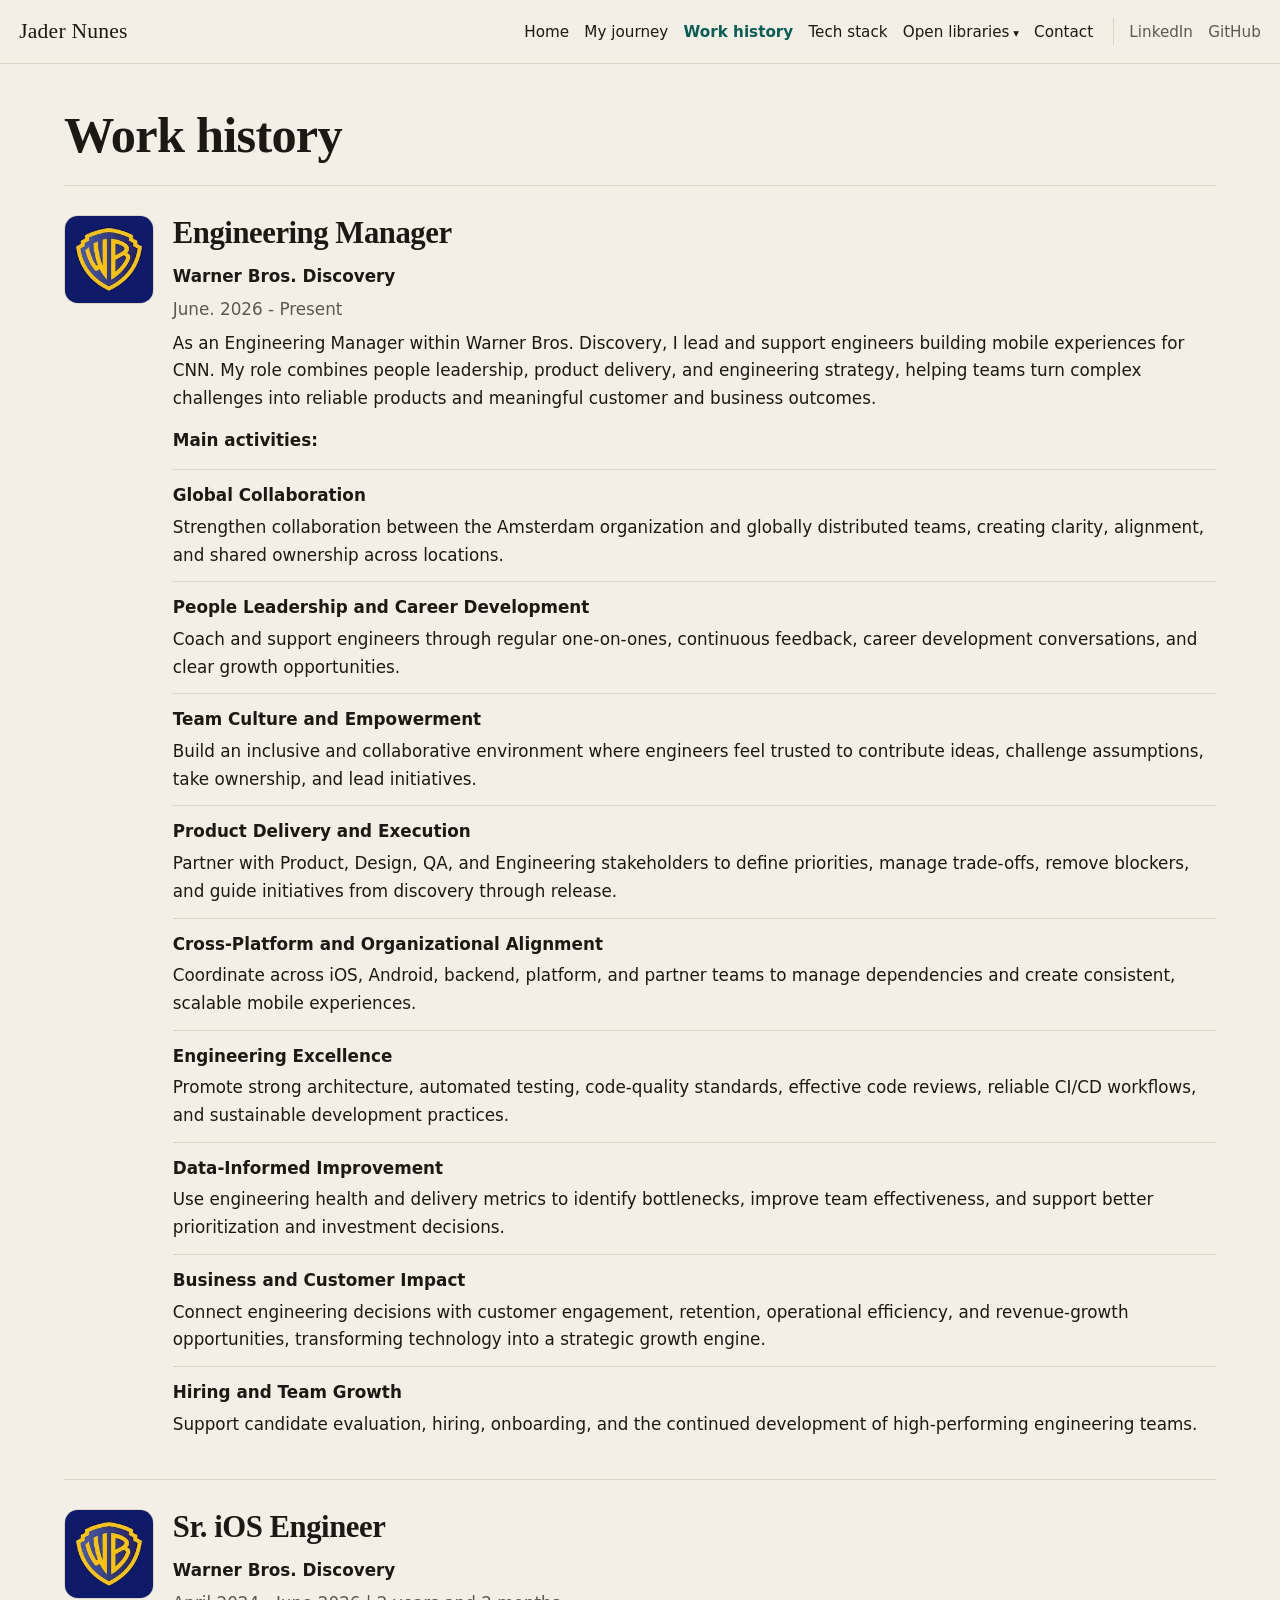
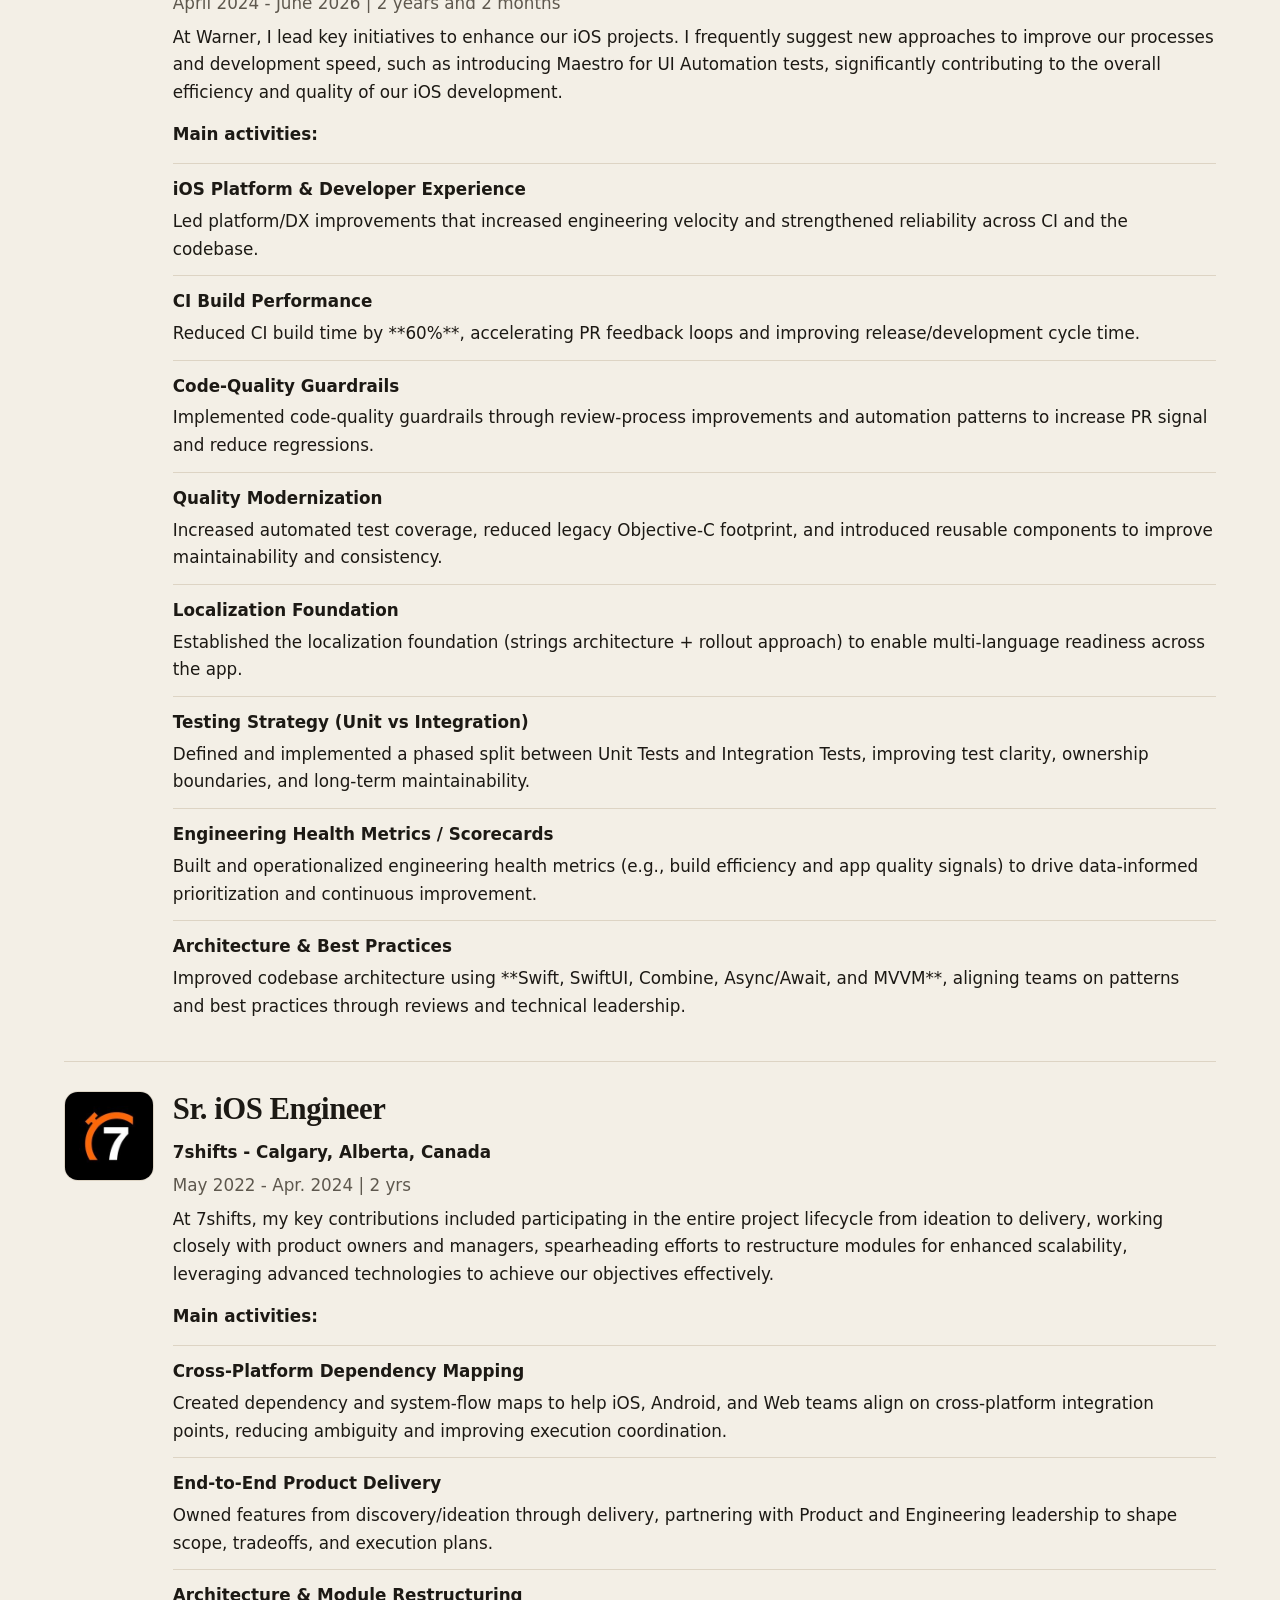
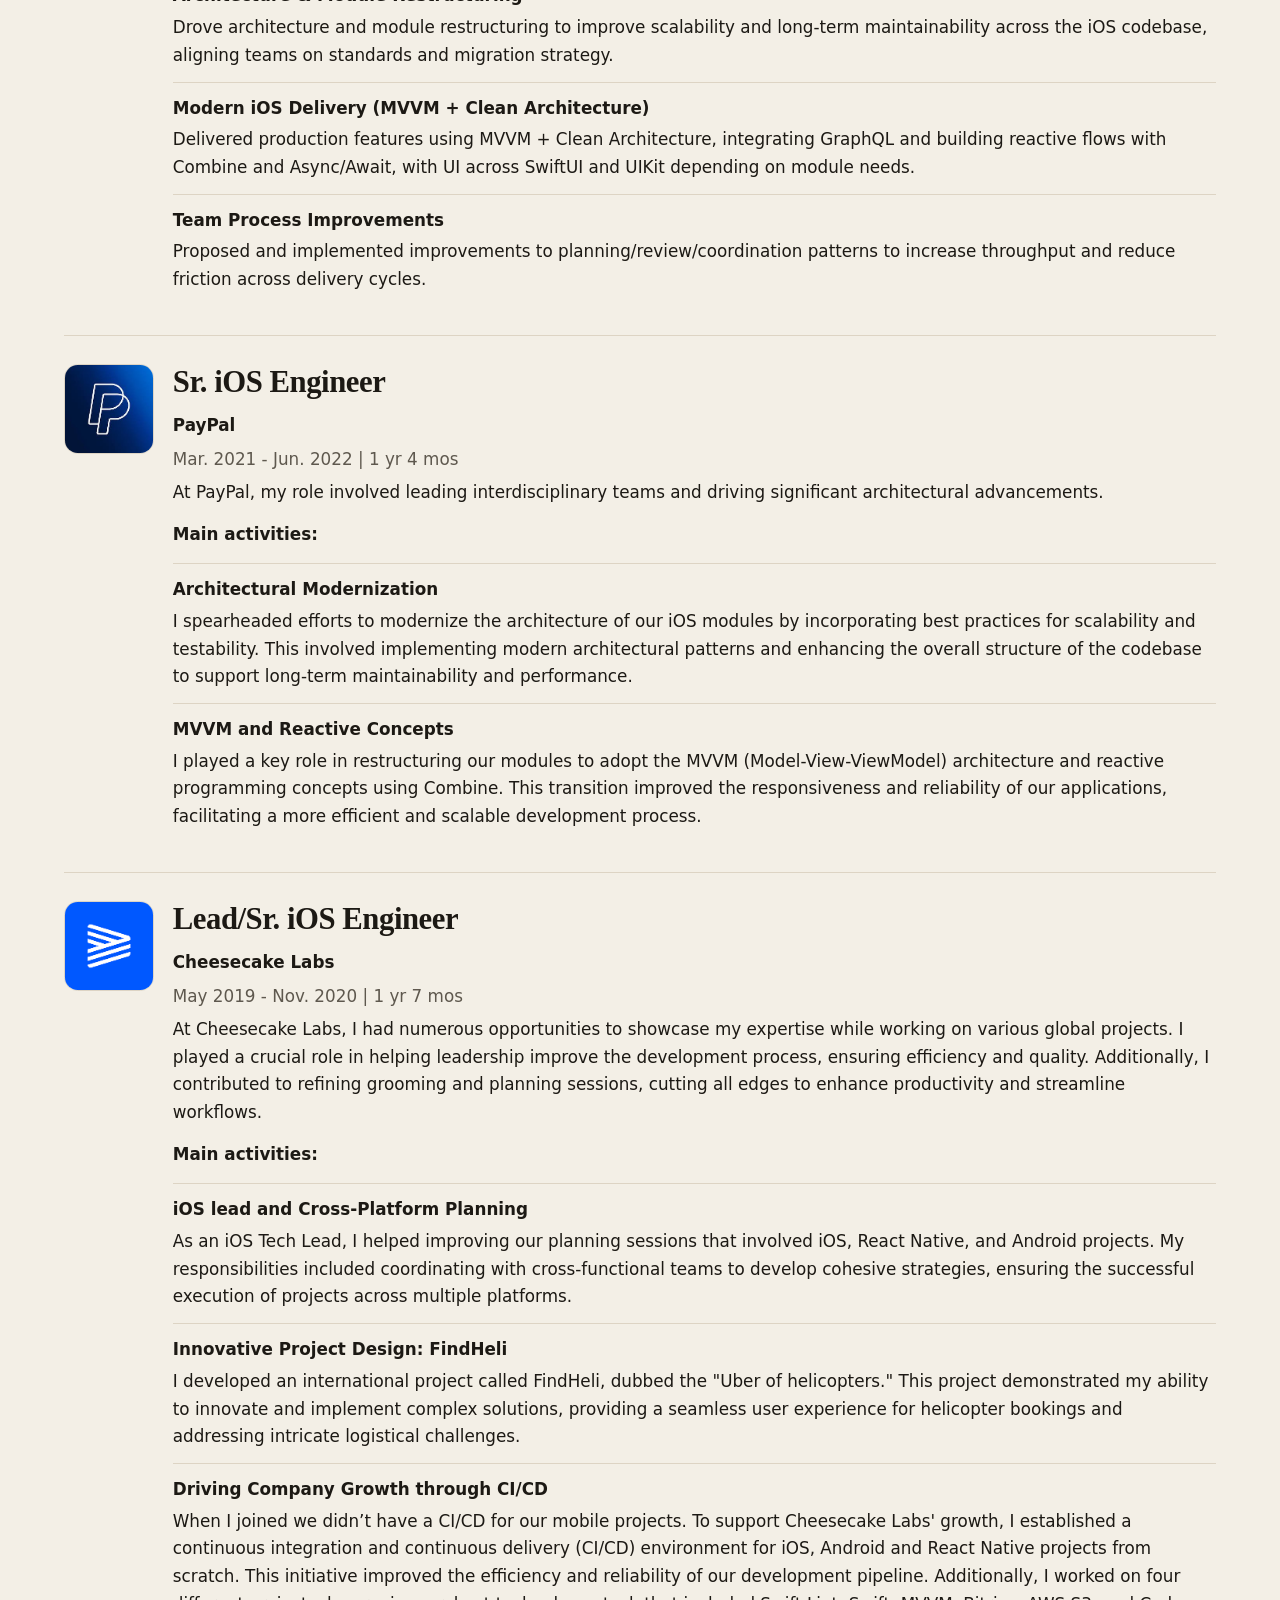
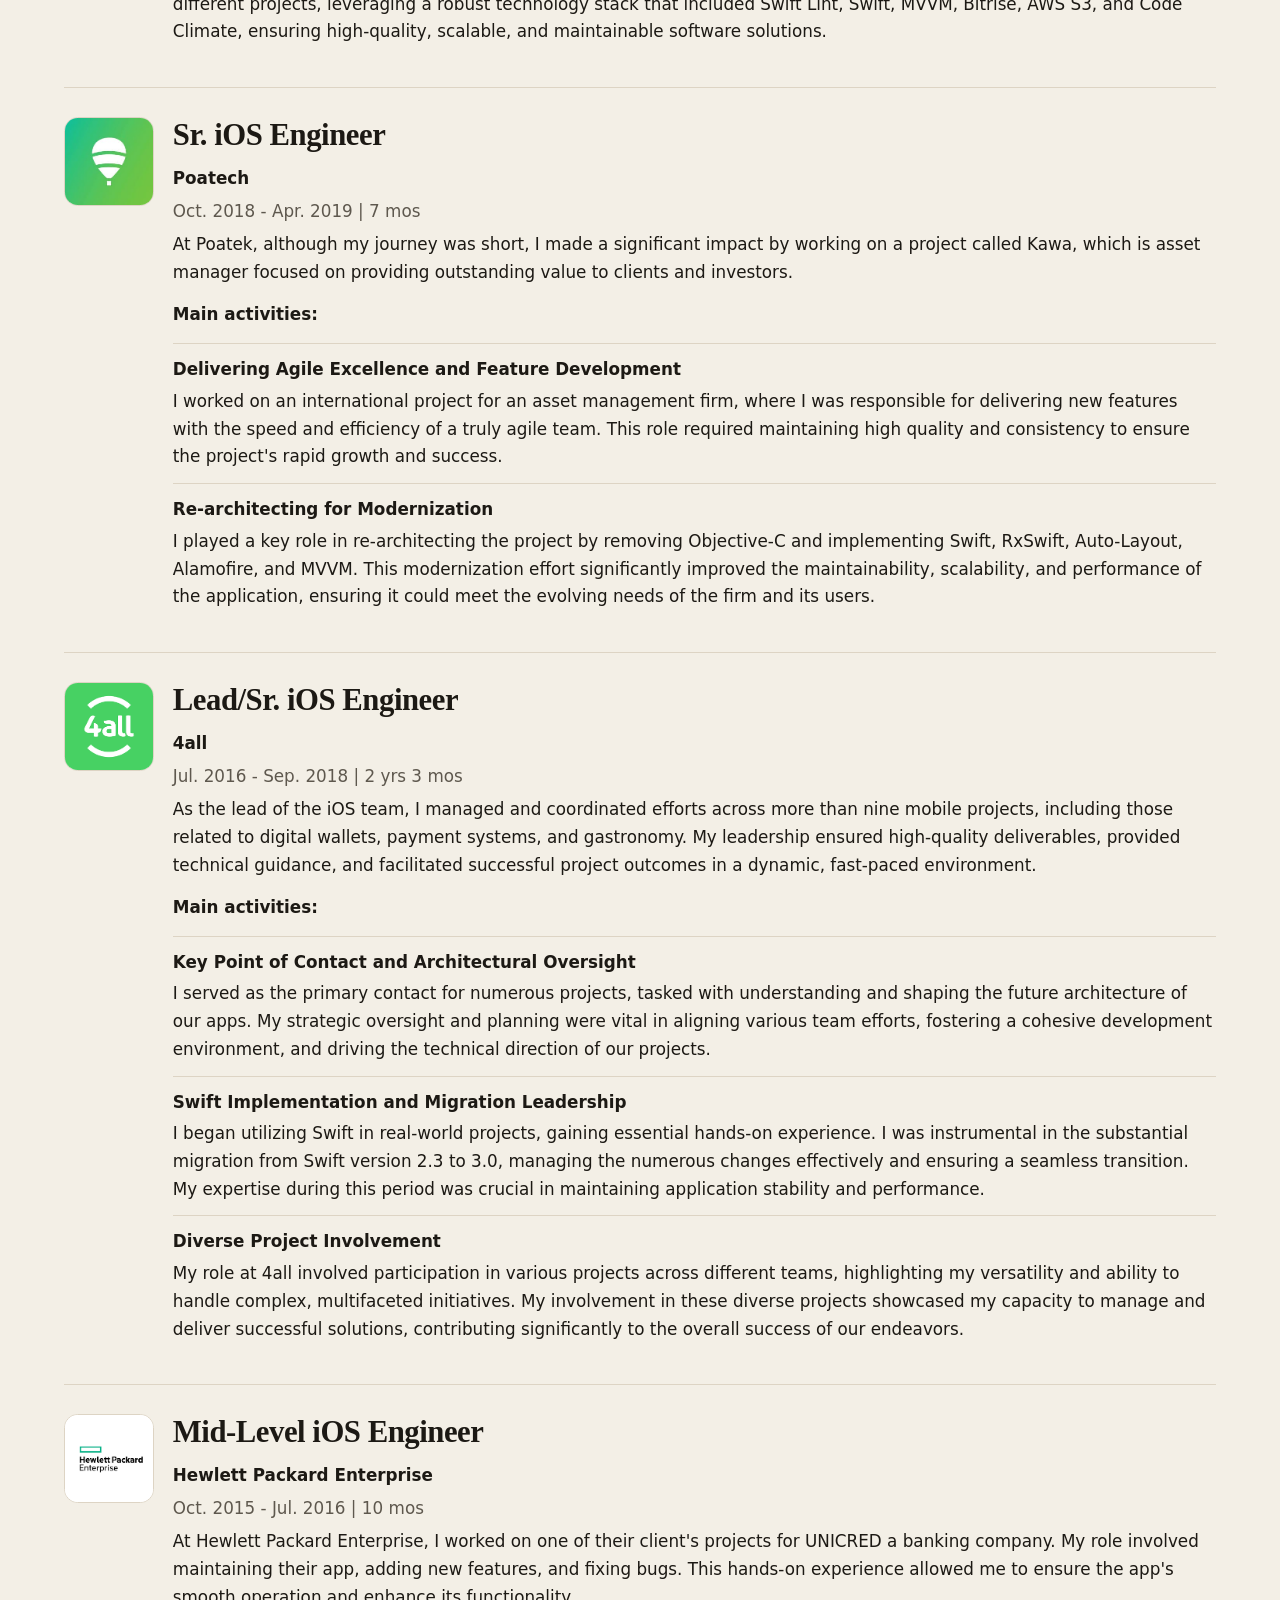
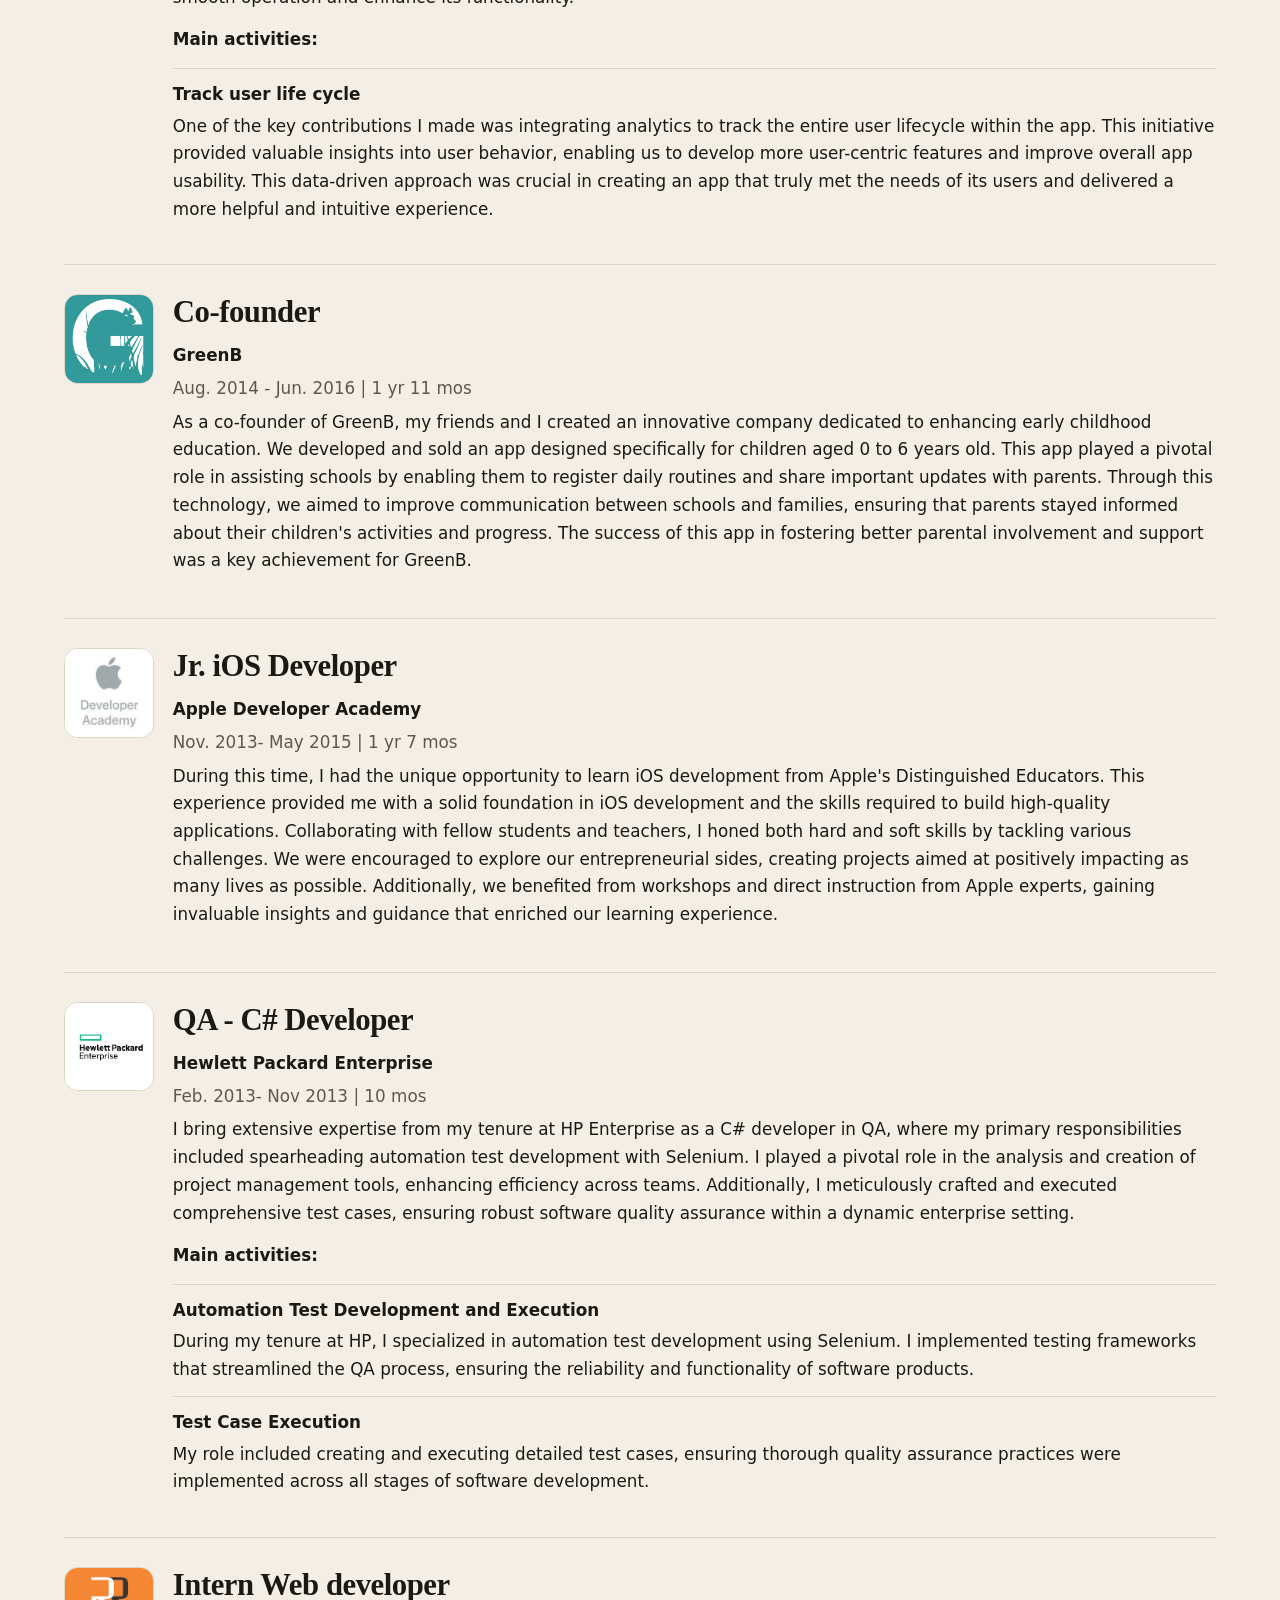
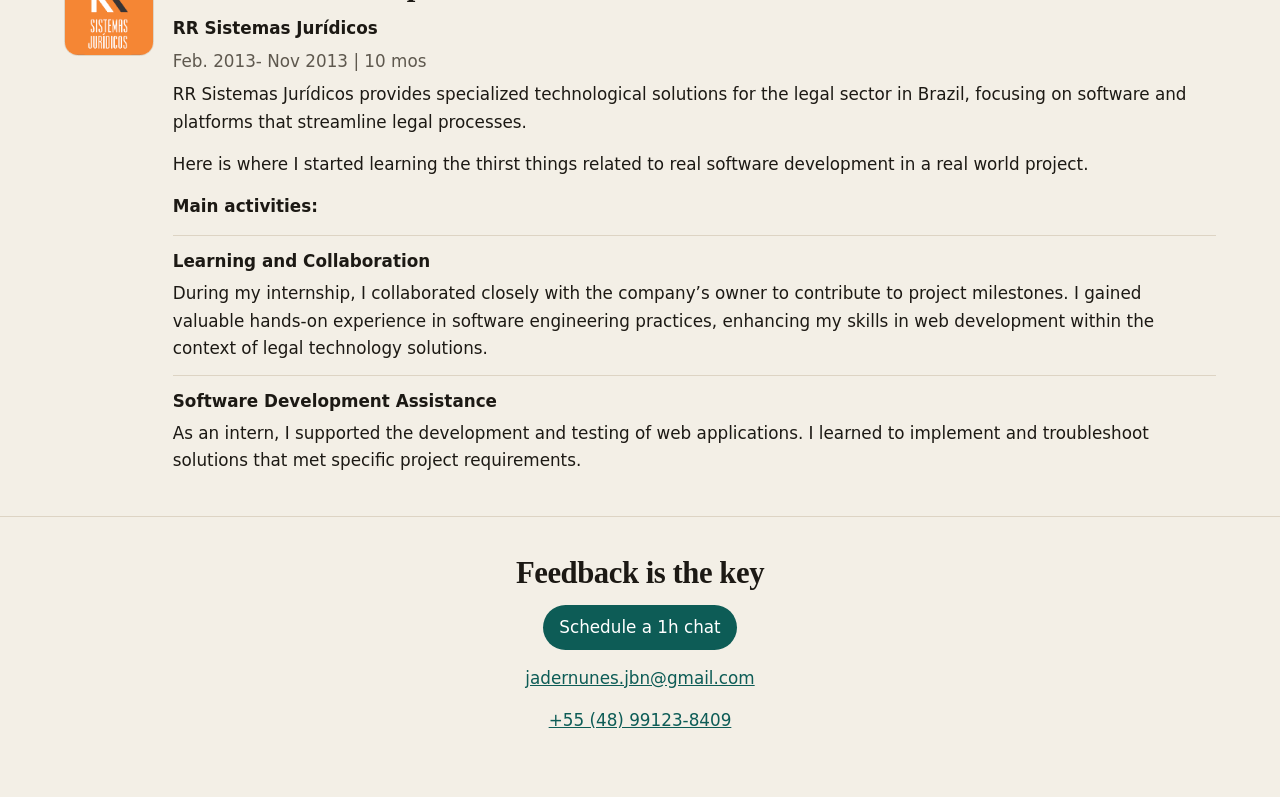
<file: work-history/index.html>
<!DOCTYPE html>
<html lang="en">
<head>
  <meta charset="utf-8">
  <meta name="viewport" content="width=device-width, initial-scale=1">
  <title>Work history — Jader Nunes</title>
  <link rel="icon" href="../images/favicon.png" type="image/png">
  <link rel="stylesheet" href="../css/styles.css">
</head>
<body>
  <a class="skip" href="#main">Skip to content</a>
  <header class="site-header">
    <a class="brand" href="../">Jader Nunes</a>
    <button class="nav-toggle" type="button" aria-expanded="false" aria-controls="site-nav">Menu</button>
    <nav id="site-nav" class="site-nav">
      <ul class="nav-links">
          <li><a href="../">Home</a></li>
          <li><a href="../journey/">My journey</a></li>
          <li><a href="../work-history/" aria-current="page">Work history</a></li>
          <li><a href="../stack/">Tech stack</a></li>
          <li class="folder">
            <a href="../open-libraries/">Open libraries</a>
            <ul>
              <li><a href="../ios-libs/">iOS Libs</a></li>
              <li><a href="../ios-projects/">iOS Projects</a></li>
            </ul>
          </li>
          <li><a href="../contact/">Contact</a></li>
      </ul>
      <ul class="social">
        <li><a href="https://www.linkedin.com/in/jadernunes" target="_blank" rel="noopener noreferrer">LinkedIn</a></li>
        <li><a href="https://github.com/jadernunes" target="_blank" rel="noopener noreferrer">GitHub</a></li>
      </ul>
    </nav>
  </header>
  <main id="main">
    <header class="page-intro wrap">
      <h1>Work history</h1>
    </header>
    <article class="role wrap">
      <div class="logo"><img src="../images/logos/warner.jpg" alt="Warner Bros. logo" width="148" height="148" loading="lazy"></div>
      <div>
        <h2>Engineering Manager</h2>
        <p class="company">Warner Bros. Discovery</p>
        <p class="when">June. 2026 - Present</p>
        <p>As an Engineering Manager within Warner Bros. Discovery, I lead and support engineers building mobile experiences for CNN. My role combines people leadership, product delivery, and engineering strategy, helping teams turn complex challenges into reliable products and meaningful customer and business outcomes.</p>
        <p class="activities-label"><strong>Main activities:</strong></p>
        <ul class="activities">
          <li><strong>Global Collaboration</strong><p>Strengthen collaboration between the Amsterdam organization and globally distributed teams, creating clarity, alignment, and shared ownership across locations.</p></li>
          <li><strong>People Leadership and Career Development</strong><p>Coach and support engineers through regular one-on-ones, continuous feedback, career development conversations, and clear growth opportunities.</p></li>
          <li><strong>Team Culture and Empowerment</strong><p>Build an inclusive and collaborative environment where engineers feel trusted to contribute ideas, challenge assumptions, take ownership, and lead initiatives.</p></li>
          <li><strong>Product Delivery and Execution</strong><p>Partner with Product, Design, QA, and Engineering stakeholders to define priorities, manage trade-offs, remove blockers, and guide initiatives from discovery through release.</p></li>
          <li><strong>Cross-Platform and Organizational Alignment</strong><p>Coordinate across iOS, Android, backend, platform, and partner teams to manage dependencies and create consistent, scalable mobile experiences.</p></li>
          <li><strong>Engineering Excellence</strong><p>Promote strong architecture, automated testing, code-quality standards, effective code reviews, reliable CI/CD workflows, and sustainable development practices.</p></li>
          <li><strong>Data-Informed Improvement</strong><p>Use engineering health and delivery metrics to identify bottlenecks, improve team effectiveness, and support better prioritization and investment decisions.</p></li>
          <li><strong>Business and Customer Impact</strong><p>Connect engineering decisions with customer engagement, retention, operational efficiency, and revenue-growth opportunities, transforming technology into a strategic growth engine.</p></li>
          <li><strong>Hiring and Team Growth</strong><p>Support candidate evaluation, hiring, onboarding, and the continued development of high-performing engineering teams.</p></li>
        </ul>
      </div>
    </article>
    <article class="role wrap">
      <div class="logo"><img src="../images/logos/warner.jpg" alt="Warner Bros. logo" width="148" height="148" loading="lazy"></div>
      <div>
        <h2>Sr. iOS Engineer</h2>
        <p class="company">Warner Bros. Discovery</p>
        <p class="when">April 2024 - June 2026 | 2 years and 2 months</p>
        <p>At Warner, I lead key initiatives to enhance our iOS projects. I frequently suggest new approaches to improve our processes and development speed, such as introducing Maestro for UI Automation tests, significantly contributing to the overall efficiency and quality of our iOS development.</p>
        <p class="activities-label"><strong>Main activities:</strong></p>
        <ul class="activities">
          <li><strong>iOS Platform &amp; Developer Experience</strong><p>Led platform/DX improvements that increased engineering velocity and strengthened reliability across CI and the codebase.</p></li>
          <li><strong>CI Build Performance</strong><p>Reduced CI build time by **60%**, accelerating PR feedback loops and improving release/development cycle time.</p></li>
          <li><strong>Code-Quality Guardrails</strong><p>Implemented code-quality guardrails through review-process improvements and automation patterns to increase PR signal and reduce regressions.</p></li>
          <li><strong>Quality Modernization</strong><p>Increased automated test coverage, reduced legacy Objective-C footprint, and introduced reusable components to improve maintainability and consistency.</p></li>
          <li><strong>Localization Foundation</strong><p>Established the localization foundation (strings architecture + rollout approach) to enable multi-language readiness across the app.</p></li>
          <li><strong>Testing Strategy (Unit vs Integration)</strong><p>Defined and implemented a phased split between Unit Tests and Integration Tests, improving test clarity, ownership boundaries, and long-term maintainability.</p></li>
          <li><strong>Engineering Health Metrics / Scorecards</strong><p>Built and operationalized engineering health metrics (e.g., build efficiency and app quality signals) to drive data-informed prioritization and continuous improvement.</p></li>
          <li><strong>Architecture &amp; Best Practices</strong><p>Improved codebase architecture using **Swift, SwiftUI, Combine, Async/Await, and MVVM**, aligning teams on patterns and best practices through reviews and technical leadership.</p></li>
        </ul>
      </div>
    </article>
    <article class="role wrap">
      <div class="logo"><img src="../images/logos/7shifts.jpg" alt="7shifts logo" width="200" height="200" loading="lazy"></div>
      <div>
        <h2>Sr. iOS Engineer</h2>
        <p class="company">7shifts - Calgary, Alberta, Canada</p>
        <p class="when">May 2022 - Apr. 2024 | 2 yrs</p>
        <p>At 7shifts, my key contributions included participating in the entire project lifecycle from ideation to delivery, working closely with product owners and managers, spearheading efforts to restructure modules for enhanced scalability, leveraging advanced technologies to achieve our objectives effectively.</p>
        <p class="activities-label"><strong>Main activities:</strong></p>
        <ul class="activities">
          <li><strong>Cross-Platform Dependency Mapping</strong><p>Created dependency and system-flow maps to help iOS, Android, and Web teams align on cross-platform integration points, reducing ambiguity and improving execution coordination.</p></li>
          <li><strong>End-to-End Product Delivery</strong><p>Owned features from discovery/ideation through delivery, partnering with Product and Engineering leadership to shape scope, tradeoffs, and execution plans.</p></li>
          <li><strong>Architecture &amp; Module Restructuring</strong><p>Drove architecture and module restructuring to improve scalability and long-term maintainability across the iOS codebase, aligning teams on standards and migration strategy.</p></li>
          <li><strong>Modern iOS Delivery (MVVM + Clean Architecture)</strong><p>Delivered production features using MVVM + Clean Architecture, integrating GraphQL and building reactive flows with Combine and Async/Await, with UI across SwiftUI and UIKit depending on module needs.</p></li>
          <li><strong>Team Process Improvements</strong><p>Proposed and implemented improvements to planning/review/coordination patterns to increase throughput and reduce friction across delivery cycles.</p></li>
        </ul>
      </div>
    </article>
    <article class="role wrap">
      <div class="logo"><img src="../images/logos/paypal.jpg" alt="PayPal logo" width="225" height="225" loading="lazy"></div>
      <div>
        <h2>Sr. iOS Engineer</h2>
        <p class="company">PayPal</p>
        <p class="when">Mar. 2021 - Jun. 2022 | 1 yr 4 mos</p>
        <p>At PayPal, my role involved leading interdisciplinary teams and driving significant architectural advancements.</p>
        <p class="activities-label"><strong>Main activities:</strong></p>
        <ul class="activities">
          <li><strong>Architectural Modernization</strong><p>I spearheaded efforts to modernize the architecture of our iOS modules by incorporating best practices for scalability and testability. This involved implementing modern architectural patterns and enhancing the overall structure of the codebase to support long-term maintainability and performance.</p></li>
          <li><strong>MVVM and Reactive Concepts</strong><p>I played a key role in restructuring our modules to adopt the MVVM (Model-View-ViewModel) architecture and reactive programming concepts using Combine. This transition improved the responsiveness and reliability of our applications, facilitating a more efficient and scalable development process.</p></li>
        </ul>
      </div>
    </article>
    <article class="role wrap">
      <div class="logo"><img src="../images/logos/cheesecake.png" alt="Cheesecake Labs logo" width="225" height="225" loading="lazy"></div>
      <div>
        <h2>Lead/Sr. iOS Engineer</h2>
        <p class="company">Cheesecake Labs</p>
        <p class="when">May 2019 - Nov. 2020 | 1 yr 7 mos</p>
        <p>At Cheesecake Labs, I had numerous opportunities to showcase my expertise while working on various global projects. I played a crucial role in helping leadership improve the development process, ensuring efficiency and quality. Additionally, I contributed to refining grooming and planning sessions, cutting all edges to enhance productivity and streamline workflows.</p>
        <p class="activities-label"><strong>Main activities:</strong></p>
        <ul class="activities">
          <li><strong>iOS lead and Cross-Platform Planning</strong><p>As an iOS Tech Lead, I helped improving our planning sessions that involved iOS, React Native, and Android projects. My responsibilities included coordinating with cross-functional teams to develop cohesive strategies, ensuring the successful execution of projects across multiple platforms.</p></li>
          <li><strong>Innovative Project Design: FindHeli</strong><p>I developed an international project called FindHeli, dubbed the &quot;Uber of helicopters.&quot; This project demonstrated my ability to innovate and implement complex solutions, providing a seamless user experience for helicopter bookings and addressing intricate logistical challenges.</p></li>
          <li><strong>Driving Company Growth through CI/CD</strong><p>When I joined we didn’t have a CI/CD for our mobile projects. To support Cheesecake Labs&#x27; growth, I established a continuous integration and continuous delivery (CI/CD) environment for iOS, Android and React Native projects from scratch. This initiative improved the efficiency and reliability of our development pipeline. Additionally, I worked on four different projects, leveraging a robust technology stack that included Swift Lint, Swift, MVVM, Bitrise, AWS S3, and Code Climate, ensuring high-quality, scalable, and maintainable software solutions.</p></li>
        </ul>
      </div>
    </article>
    <article class="role wrap">
      <div class="logo"><img src="../images/logos/poatech.jpg" alt="Poatech logo" width="225" height="225" loading="lazy"></div>
      <div>
        <h2>Sr. iOS Engineer</h2>
        <p class="company">Poatech</p>
        <p class="when">Oct. 2018 - Apr. 2019 | 7 mos</p>
        <p>At Poatek, although my journey was short, I made a significant impact by working on a project called Kawa, which is asset manager focused on providing outstanding value to clients and investors.</p>
        <p class="activities-label"><strong>Main activities:</strong></p>
        <ul class="activities">
          <li><strong>Delivering Agile Excellence and Feature Development</strong><p>I worked on an international project for an asset management firm, where I was responsible for delivering new features with the speed and efficiency of a truly agile team. This role required maintaining high quality and consistency to ensure the project&#x27;s rapid growth and success.</p></li>
          <li><strong>Re-architecting for Modernization</strong><p>I played a key role in re-architecting the project by removing Objective-C and implementing Swift, RxSwift, Auto-Layout, Alamofire, and MVVM. This modernization effort significantly improved the maintainability, scalability, and performance of the application, ensuring it could meet the evolving needs of the firm and its users.</p></li>
        </ul>
      </div>
    </article>
    <article class="role wrap">
      <div class="logo"><img src="../images/logos/4all.png" alt="4all logo" width="225" height="225" loading="lazy"></div>
      <div>
        <h2>Lead/Sr. iOS Engineer</h2>
        <p class="company">4all</p>
        <p class="when">Jul. 2016 - Sep. 2018 | 2 yrs 3 mos</p>
        <p>As the lead of the iOS team, I managed and coordinated efforts across more than nine mobile projects, including those related to digital wallets, payment systems, and gastronomy. My leadership ensured high-quality deliverables, provided technical guidance, and facilitated successful project outcomes in a dynamic, fast-paced environment.</p>
        <p class="activities-label"><strong>Main activities:</strong></p>
        <ul class="activities">
          <li><strong>Key Point of Contact and Architectural Oversight</strong><p>I served as the primary contact for numerous projects, tasked with understanding and shaping the future architecture of our apps. My strategic oversight and planning were vital in aligning various team efforts, fostering a cohesive development environment, and driving the technical direction of our projects.</p></li>
          <li><strong>Swift Implementation and Migration Leadership</strong><p>I began utilizing Swift in real-world projects, gaining essential hands-on experience. I was instrumental in the substantial migration from Swift version 2.3 to 3.0, managing the numerous changes effectively and ensuring a seamless transition. My expertise during this period was crucial in maintaining application stability and performance.</p></li>
          <li><strong>Diverse Project Involvement</strong><p>My role at 4all involved participation in various projects across different teams, highlighting my versatility and ability to handle complex, multifaceted initiatives. My involvement in these diverse projects showcased my capacity to manage and deliver successful solutions, contributing significantly to the overall success of our endeavors.</p></li>
        </ul>
      </div>
    </article>
    <article class="role wrap">
      <div class="logo"><img src="../images/logos/hpe.png" alt="Hewlett Packard Enterprise logo" width="225" height="225" loading="lazy"></div>
      <div>
        <h2>Mid-Level iOS Engineer</h2>
        <p class="company">Hewlett Packard Enterprise</p>
        <p class="when">Oct. 2015 - Jul. 2016 | 10 mos</p>
        <p>At Hewlett Packard Enterprise, I worked on one of their client&#x27;s projects for UNICRED a banking company. My role involved maintaining their app, adding new features, and fixing bugs. This hands-on experience allowed me to ensure the app&#x27;s smooth operation and enhance its functionality.</p>
        <p class="activities-label"><strong>Main activities:</strong></p>
        <ul class="activities">
          <li><strong>Track user life cycle</strong><p>One of the key contributions I made was integrating analytics to track the entire user lifecycle within the app. This initiative provided valuable insights into user behavior, enabling us to develop more user-centric features and improve overall app usability. This data-driven approach was crucial in creating an app that truly met the needs of its users and delivered a more helpful and intuitive experience.</p></li>
        </ul>
      </div>
    </article>
    <article class="role wrap">
      <div class="logo"><img src="../images/logos/greenb.png" alt="GreenB logo" width="700" height="700" loading="lazy"></div>
      <div>
        <h2>Co-founder</h2>
        <p class="company">GreenB</p>
        <p class="when">Aug. 2014 - Jun. 2016 | 1 yr 11 mos</p>
        <p>As a co-founder of GreenB, my friends and I created an innovative company dedicated to enhancing early childhood education. We developed and sold an app designed specifically for children aged 0 to 6 years old. This app played a pivotal role in assisting schools by enabling them to register daily routines and share important updates with parents. Through this technology, we aimed to improve communication between schools and families, ensuring that parents stayed informed about their children&#x27;s activities and progress. The success of this app in fostering better parental involvement and support was a key achievement for GreenB.</p>
        
        
      </div>
    </article>
    <article class="role wrap">
      <div class="logo"><img src="../images/logos/apple-academy.jpg" alt="Apple Developer Academy logo" width="200" height="200" loading="lazy"></div>
      <div>
        <h2>Jr. iOS Developer</h2>
        <p class="company">Apple Developer Academy</p>
        <p class="when">Nov. 2013- May 2015 | 1 yr 7 mos</p>
        <p>During this time, I had the unique opportunity to learn iOS development from Apple&#x27;s Distinguished Educators. This experience provided me with a solid foundation in iOS development and the skills required to build high-quality applications. Collaborating with fellow students and teachers, I honed both hard and soft skills by tackling various challenges. We were encouraged to explore our entrepreneurial sides, creating projects aimed at positively impacting as many lives as possible. Additionally, we benefited from workshops and direct instruction from Apple experts, gaining invaluable insights and guidance that enriched our learning experience.</p>
        
        
      </div>
    </article>
    <article class="role wrap">
      <div class="logo"><img src="../images/logos/hpe.png" alt="Hewlett Packard Enterprise logo" width="225" height="225" loading="lazy"></div>
      <div>
        <h2>QA - C# Developer</h2>
        <p class="company">Hewlett Packard Enterprise</p>
        <p class="when">Feb. 2013- Nov 2013 | 10 mos</p>
        <p>I bring extensive expertise from my tenure at HP Enterprise as a C# developer in QA, where my primary responsibilities included spearheading automation test development with Selenium. I played a pivotal role in the analysis and creation of project management tools, enhancing efficiency across teams. Additionally, I meticulously crafted and executed comprehensive test cases, ensuring robust software quality assurance within a dynamic enterprise setting.</p>
        <p class="activities-label"><strong>Main activities:</strong></p>
        <ul class="activities">
          <li><strong>Automation Test Development and Execution</strong><p>During my tenure at HP, I specialized in automation test development using Selenium. I implemented testing frameworks that streamlined the QA process, ensuring the reliability and functionality of software products.</p></li>
          <li><strong>Test Case Execution</strong><p>My role included creating and executing detailed test cases, ensuring thorough quality assurance practices were implemented across all stages of software development.</p></li>
        </ul>
      </div>
    </article>
    <article class="role wrap">
      <div class="logo"><img src="../images/logos/rr-sistemas.png" alt="RR Sistemas Jurídicos logo" width="225" height="225" loading="lazy"></div>
      <div>
        <h2>Intern Web developer</h2>
        <p class="company">RR Sistemas Jurídicos</p>
        <p class="when">Feb. 2013- Nov 2013 | 10 mos</p>
        <p>RR Sistemas Jurídicos provides specialized technological solutions for the legal sector in Brazil, focusing on software and platforms that streamline legal processes.</p>
        <p>Here is where I started learning the thirst things related to real software development in a real world project.</p>
        <p class="activities-label"><strong>Main activities:</strong></p>
        <ul class="activities">
          <li><strong>Learning and Collaboration</strong><p>During my internship, I collaborated closely with the company’s owner to contribute to project milestones. I gained valuable hands-on experience in software engineering practices, enhancing my skills in web development within the context of legal technology solutions.</p></li>
          <li><strong>Software Development Assistance</strong><p>As an intern, I supported the development and testing of web applications. I learned to implement and troubleshoot solutions that met specific project requirements.</p></li>
        </ul>
      </div>
    </article>
  </main>
  <footer class="site-footer">
    <div class="wrap footer-inner">
      <h2>Feedback is the key</h2>
      <p><a class="button" href="https://calendly.com/jadernunes" target="_blank" rel="noopener noreferrer">Schedule a 1h chat</a></p>
      <p><a href="mailto:jadernunes.jbn@gmail.com">jadernunes.jbn@gmail.com</a></p>
      <p><a href="tel:+5548991238409">+55 (48) 99123-8409</a></p>
    </div>
  </footer>
  <script src="../js/site.js"></script>
</body>
</html>
</file>
<file: css/styles.css>
:root {
  --paper: #f3efe6;
  --ink: #1c1914;
  --muted: #5e584e;
  --line: #ddd4c4;
  --card: #fffdf8;
  --teal: #0d5c56;
  --teal-dark: #083f3b;
  --header: rgba(243, 239, 230, 0.94);
  --shadow: 0 10px 30px rgba(40, 32, 18, 0.08);
}

* { box-sizing: border-box; }

html { scroll-behavior: smooth; }

body {
  margin: 0;
  color: var(--ink);
  background: var(--paper);
  font-family: ui-sans-serif, system-ui, -apple-system, "Segoe UI", Helvetica, Arial, sans-serif;
  font-size: 1.05rem;
  line-height: 1.65;
}

img { max-width: 100%; height: auto; }

a { color: var(--teal); }

a:hover { color: var(--teal-dark); }

h1, h2, h3 {
  font-family: ui-serif, Georgia, "Iowan Old Style", Palatino, "Palatino Linotype", serif;
  font-weight: 560;
  line-height: 1.2;
  letter-spacing: -0.015em;
}

h1 { font-size: clamp(2rem, 4vw, 3.15rem); margin: 0 0 0.8rem; }

h2 { font-size: clamp(1.45rem, 2.4vw, 2rem); margin: 0 0 0.7rem; }

h3 { font-size: 1.28rem; margin: 0 0 0.45rem; }

p { margin: 0 0 0.9rem; }

.skip {
  position: absolute;
  left: 0.75rem;
  top: -3rem;
  background: var(--ink);
  color: white;
  padding: 0.4rem 0.7rem;
  z-index: 30;
}

.skip:focus { top: 0.75rem; }

.wrap {
  width: min(72rem, calc(100% - 2.4rem));
  margin-inline: auto;
}

.site-header {
  position: sticky;
  top: 0;
  z-index: 20;
  display: flex;
  align-items: center;
  justify-content: space-between;
  gap: 1rem;
  padding: 0.85rem 1.2rem;
  background: var(--header);
  border-bottom: 1px solid var(--line);
  backdrop-filter: blur(10px);
}

.brand {
  color: var(--ink);
  text-decoration: none;
  font-family: ui-serif, Georgia, Palatino, serif;
  font-size: 1.35rem;
  letter-spacing: 0.01em;
}

.nav-toggle {
  display: none;
  border: 1px solid var(--line);
  background: var(--card);
  color: var(--ink);
  border-radius: 999px;
  padding: 0.4rem 0.85rem;
  font: inherit;
  cursor: pointer;
}

.site-nav {
  display: flex;
  align-items: center;
  gap: 1.25rem;
}

.nav-links, .social {
  display: flex;
  align-items: center;
  gap: 0.15rem 0.95rem;
  list-style: none;
  margin: 0;
  padding: 0;
}

.site-nav a, .folder summary {
  color: var(--ink);
  text-decoration: none;
  font-size: 0.95rem;
}

.site-nav a[aria-current="page"] {
  color: var(--teal);
  font-weight: 650;
}

.social {
  padding-left: 0.95rem;
  border-left: 1px solid var(--line);
}

.social a { color: var(--muted); }

.folder { position: relative; }

.folder > a::after { content: " ▾"; font-size: 0.75em; }

.folder ul {
  display: none;
  list-style: none;
  position: absolute;
  top: calc(100% + 0.45rem);
  left: 0;
  min-width: 10.5rem;
  flex-direction: column;
  align-items: stretch;
  gap: 0.15rem;
  padding: 0.45rem;
  background: var(--card);
  border: 1px solid var(--line);
  border-radius: 0.7rem;
  box-shadow: var(--shadow);
}

.folder ul a { display: block; padding: 0.35rem 0.5rem; border-radius: 0.4rem; }

.folder ul a:hover { background: var(--paper); }

.folder:hover ul,
.folder:focus-within ul,
.folder[open] ul { display: flex; }

.hero {
  display: grid;
  grid-template-columns: minmax(16rem, 22rem) minmax(0, 1fr);
  gap: 2.5rem;
  align-items: center;
  padding: 3rem 0 3.4rem;
}

.portrait img {
  width: 100%;
  border-radius: 1.4rem;
  object-fit: cover;
  box-shadow: var(--shadow);
}

.belief {
  font-size: 1.12rem;
  color: var(--muted);
}

.principles-banner {
  min-height: 16rem;
  display: grid;
  place-items: center;
  text-align: center;
  color: white;
  background-color: #24312b;
  background-size: cover;
  background-position: center 42%;
  position: relative;
  padding: 3rem 1.2rem;
}

.principles-banner::before {
  content: "";
  position: absolute;
  inset: 0;
  background: rgba(18, 28, 24, 0.48);
}

.principles-banner h2 {
  position: relative;
  max-width: 18ch;
  margin: 0;
  font-size: clamp(2rem, 4vw, 3.2rem);
}

.principles {
  display: grid;
  grid-template-columns: 1fr 1fr;
  gap: 1rem;
  padding: 1.6rem 0 3.2rem;
}

.card, .stack-group, .project, .contact-list, form {
  background: var(--card);
  border: 1px solid var(--line);
  border-radius: 1rem;
}

.card { padding: 1.2rem 1.3rem 0.4rem; }

.page-intro { padding: 2.6rem 0 0.4rem; }

.page-intro p {
  max-width: 42rem;
  color: var(--muted);
  font-size: 1.12rem;
}

.chapter, .role {
  padding: 1.8rem 0;
  border-top: 1px solid var(--line);
}

.when, .company { color: var(--muted); margin-bottom: 0.35rem; }

.company { font-weight: 650; color: var(--ink); }

.photos {
  display: flex;
  flex-wrap: wrap;
  align-items: flex-start;
  gap: 0.8rem;
  margin-top: 0.4rem;
}

.photos img {
  width: min(100%, 28rem);
  height: auto;
  border-radius: 0.9rem;
}

.role {
  display: grid;
  grid-template-columns: 5.6rem minmax(0, 1fr);
  gap: 1.2rem;
}

.logo img {
  width: 5.6rem;
  height: 5.6rem;
  object-fit: contain;
  background: white;
  border: 1px solid var(--line);
  border-radius: 0.85rem;
}

.activities {
  margin: 0.2rem 0 0;
  padding: 0;
  list-style: none;
}

.activities li {
  padding: 0.75rem 0;
  border-top: 1px solid var(--line);
}

.activities p { margin: 0.25rem 0 0; }

.stack-grid {
  display: grid;
  grid-template-columns: repeat(auto-fit, minmax(16rem, 1fr));
  gap: 0.9rem;
  padding-bottom: 3rem;
}

.stack-group { padding: 1rem 1.1rem 1.1rem; }

.stack-group ul { margin: 0.35rem 0 0; padding-left: 1.15rem; }

.stack-group li { margin: 0.18rem 0; }

.project-grid {
  display: grid;
  grid-template-columns: repeat(auto-fit, minmax(16rem, 1fr));
  align-items: start;
  gap: 1.1rem;
  padding-bottom: 3rem;
}

.project { padding: 1.1rem 1.15rem 1.2rem; }

.project img {
  width: min(100%, 16rem);
  margin: 0 auto 0.9rem;
  border-radius: 1.1rem;
  background: white;
}

.button, button {
  display: inline-block;
  background: var(--teal);
  color: white;
  text-decoration: none;
  border: 0;
  border-radius: 999px;
  padding: 0.55rem 1rem;
  font: inherit;
  cursor: pointer;
}

.button:hover, button:hover { background: var(--teal-dark); color: white; }

.contact-layout {
  display: grid;
  grid-template-columns: minmax(0, 1fr) minmax(16rem, 0.85fr);
  gap: 1.5rem;
  align-items: start;
  padding-bottom: 3rem;
}

.contact-list {
  margin: 0 0 1.1rem;
  padding: 0.4rem 1.1rem;
}

.contact-list div {
  padding: 0.75rem 0;
  border-top: 1px solid var(--line);
}

.contact-list div:first-child { border-top: 0; }

.contact-list dt { font-weight: 700; }

.contact-list dd { margin: 0.15rem 0 0; overflow-wrap: anywhere; }

.contact-photo { margin: 0; }

.contact-photo img { width: 100%; border-radius: 1rem; }

form {
  display: grid;
  gap: 0.75rem;
  margin-top: 1.2rem;
  padding: 1rem 1.1rem 1.15rem;
}

label { display: grid; gap: 0.3rem; font-weight: 650; }

input, textarea {
  width: 100%;
  font: inherit;
  color: inherit;
  background: white;
  border: 1px solid var(--line);
  border-radius: 0.6rem;
  padding: 0.55rem 0.7rem;
}

.form-note {
  margin: 0;
  color: var(--muted);
  font-weight: 450;
}

.site-footer {
  border-top: 1px solid var(--line);
  padding: 2.4rem 0 3rem;
  text-align: center;
}

.footer-inner h2 { margin-bottom: 0.8rem; }

:focus-visible {
  outline: 2px solid var(--teal);
  outline-offset: 3px;
}

@media (max-width: 960px) {
  .nav-toggle { display: inline-flex; }

  .site-header { align-items: center; }

  .site-nav {
    display: none;
    position: absolute;
    left: 0;
    right: 0;
    top: 100%;
    flex-direction: column;
    align-items: stretch;
    gap: 0.8rem;
    padding: 0.8rem 1.2rem 1.1rem;
    background: var(--paper);
    border-bottom: 1px solid var(--line);
  }

  .site-header.is-open .site-nav { display: flex; }

  .nav-links, .social {
    flex-direction: column;
    align-items: flex-start;
  }

  .social {
    border-left: 0;
    padding-left: 0;
    border-top: 1px solid var(--line);
    padding-top: 0.7rem;
  }

  .folder > a::after { content: none; }

  .site-nav .folder ul {
    position: static;
    display: flex;
    box-shadow: none;
    border: 0;
    background: transparent;
    padding: 0.25rem 0 0.2rem 0.8rem;
    min-width: 0;
  }
}

@media (max-width: 760px) {
  .hero, .principles, .role, .contact-layout { grid-template-columns: 1fr; }

  .hero { padding-top: 1.6rem; }

  .logo img { width: 4.5rem; height: 4.5rem; }
}
</file>
